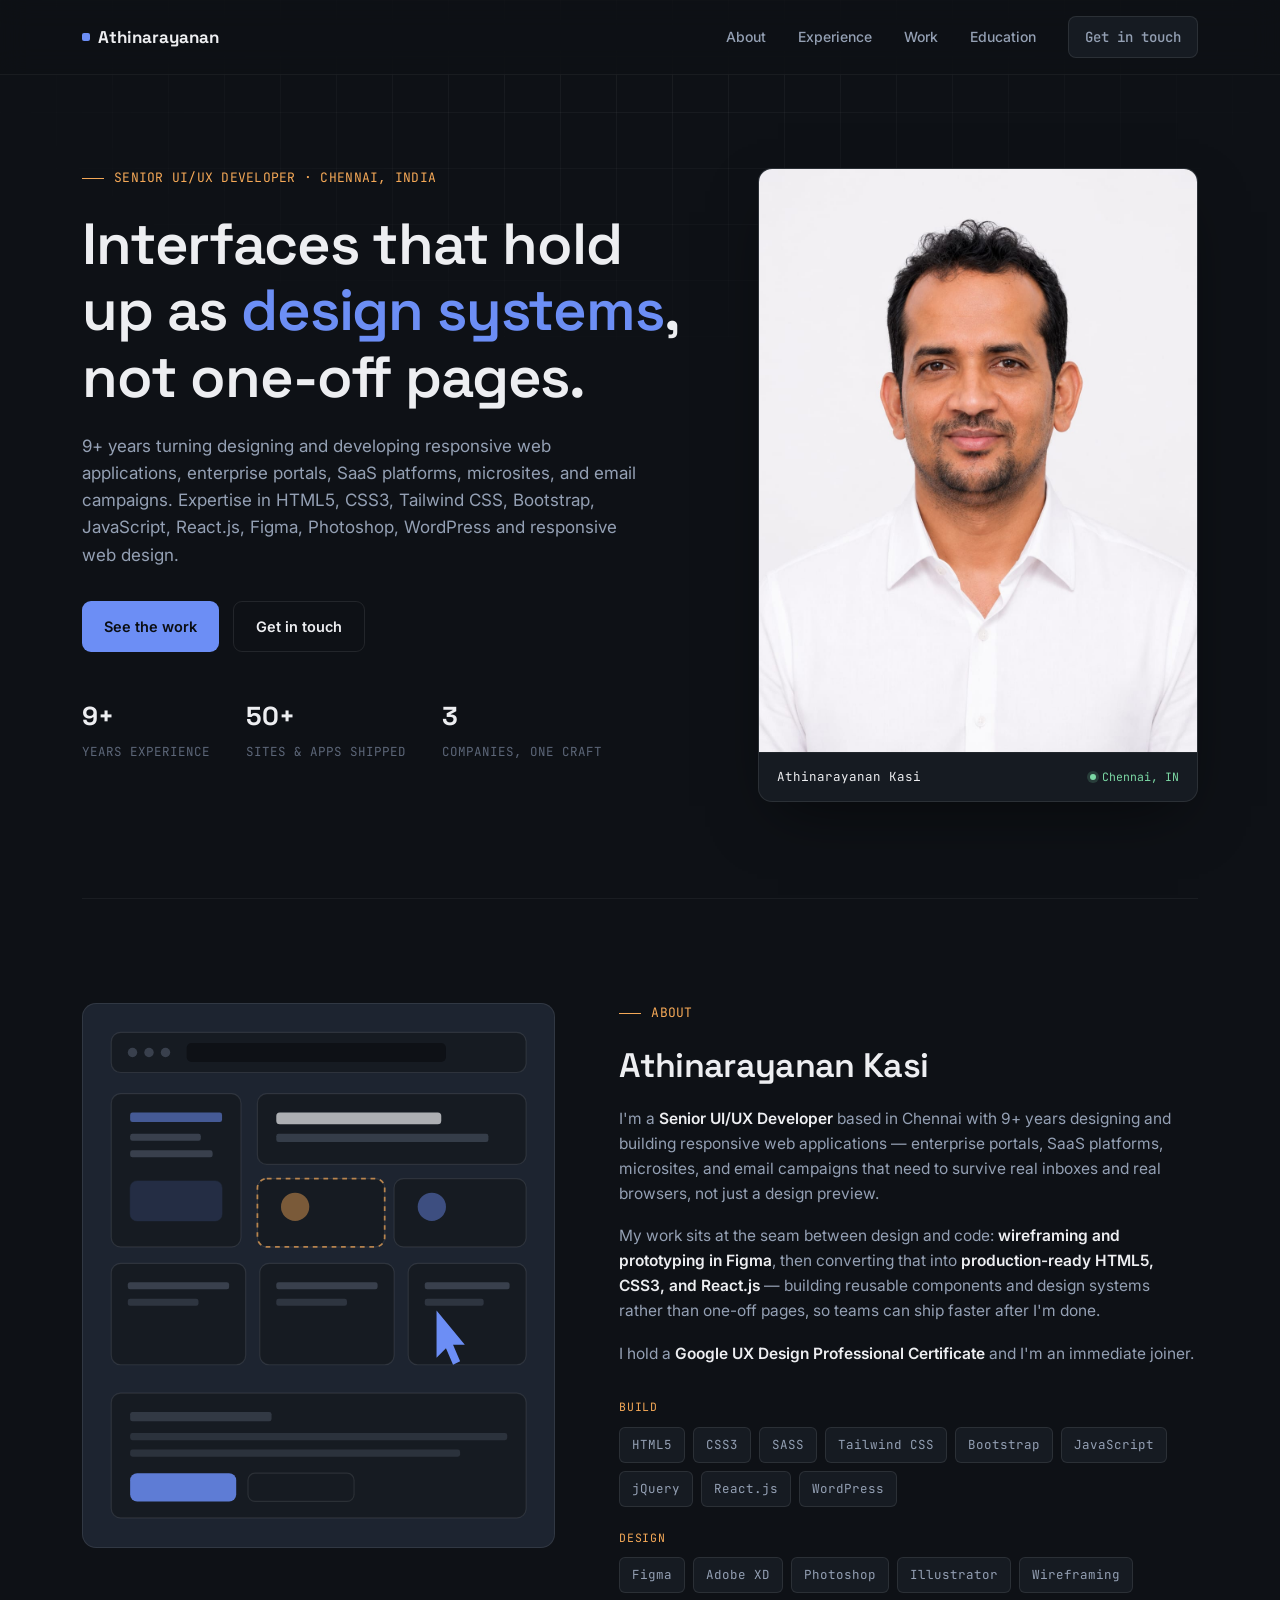
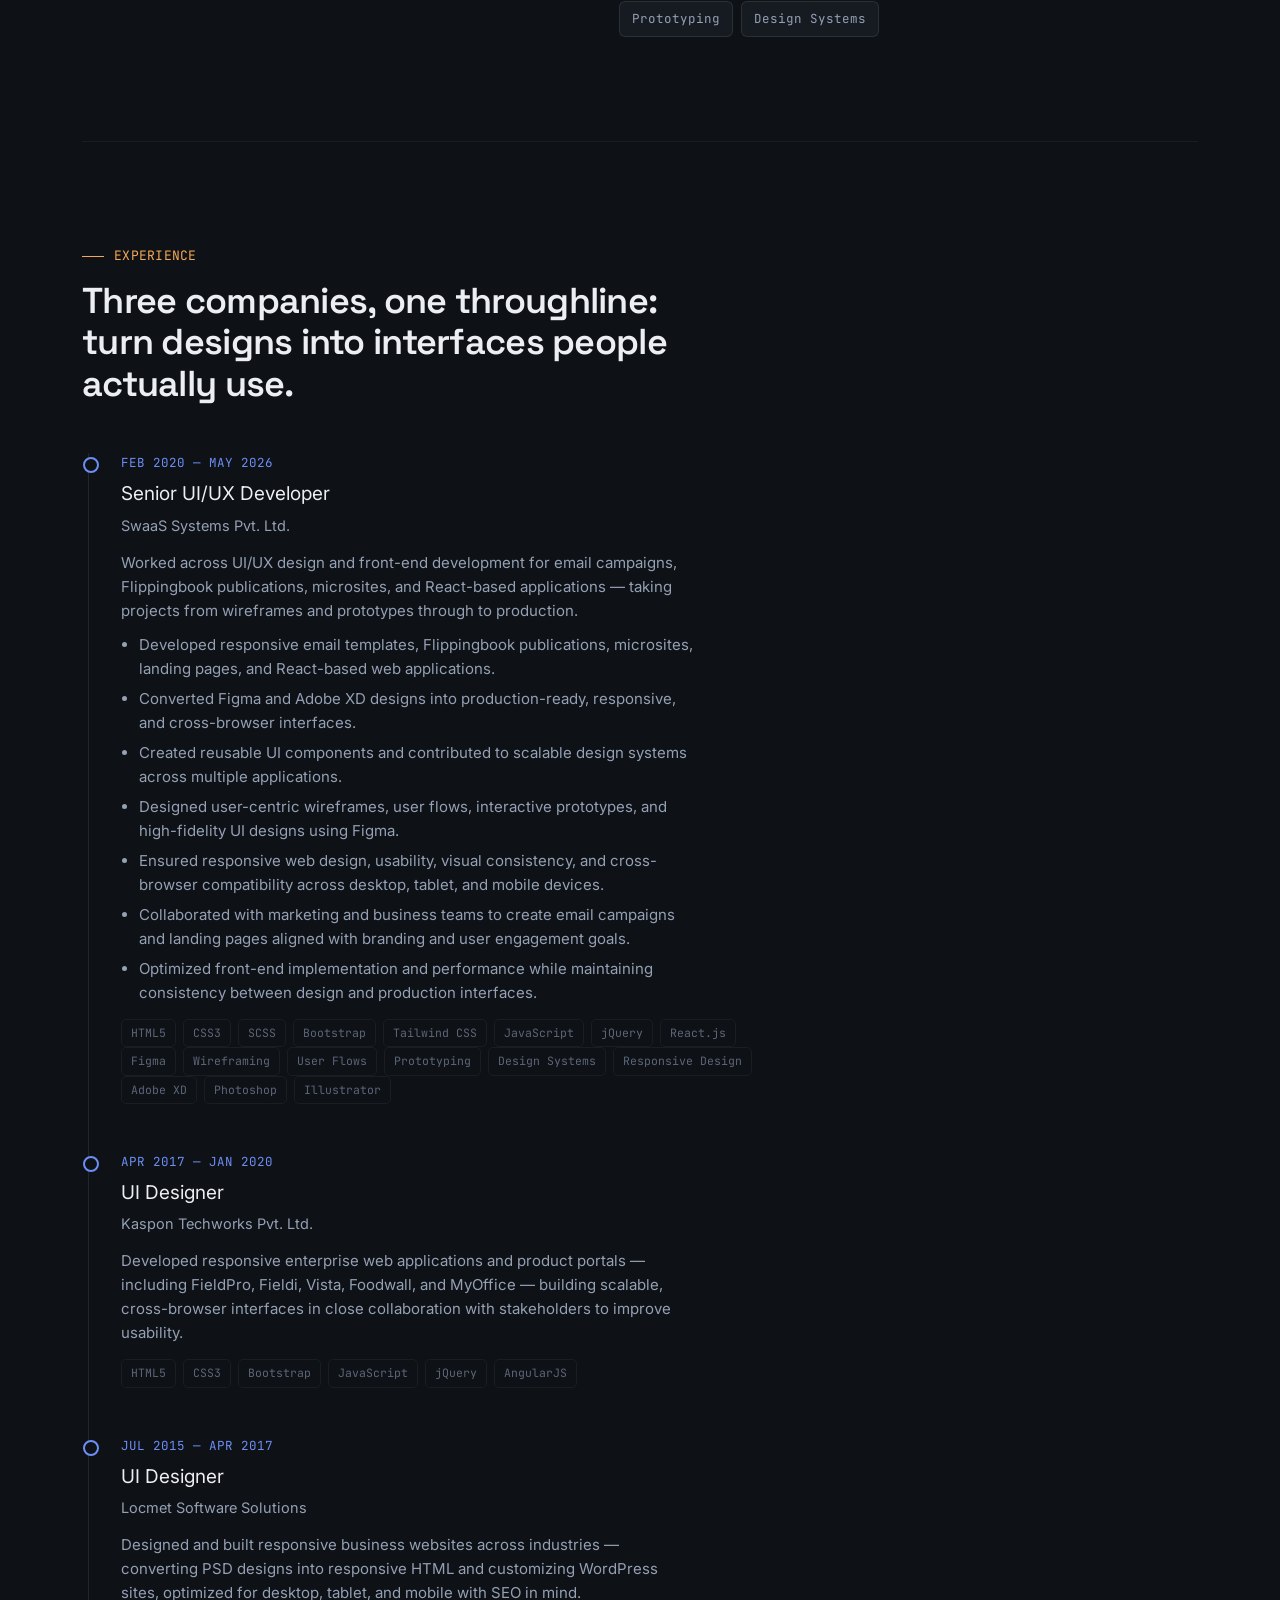
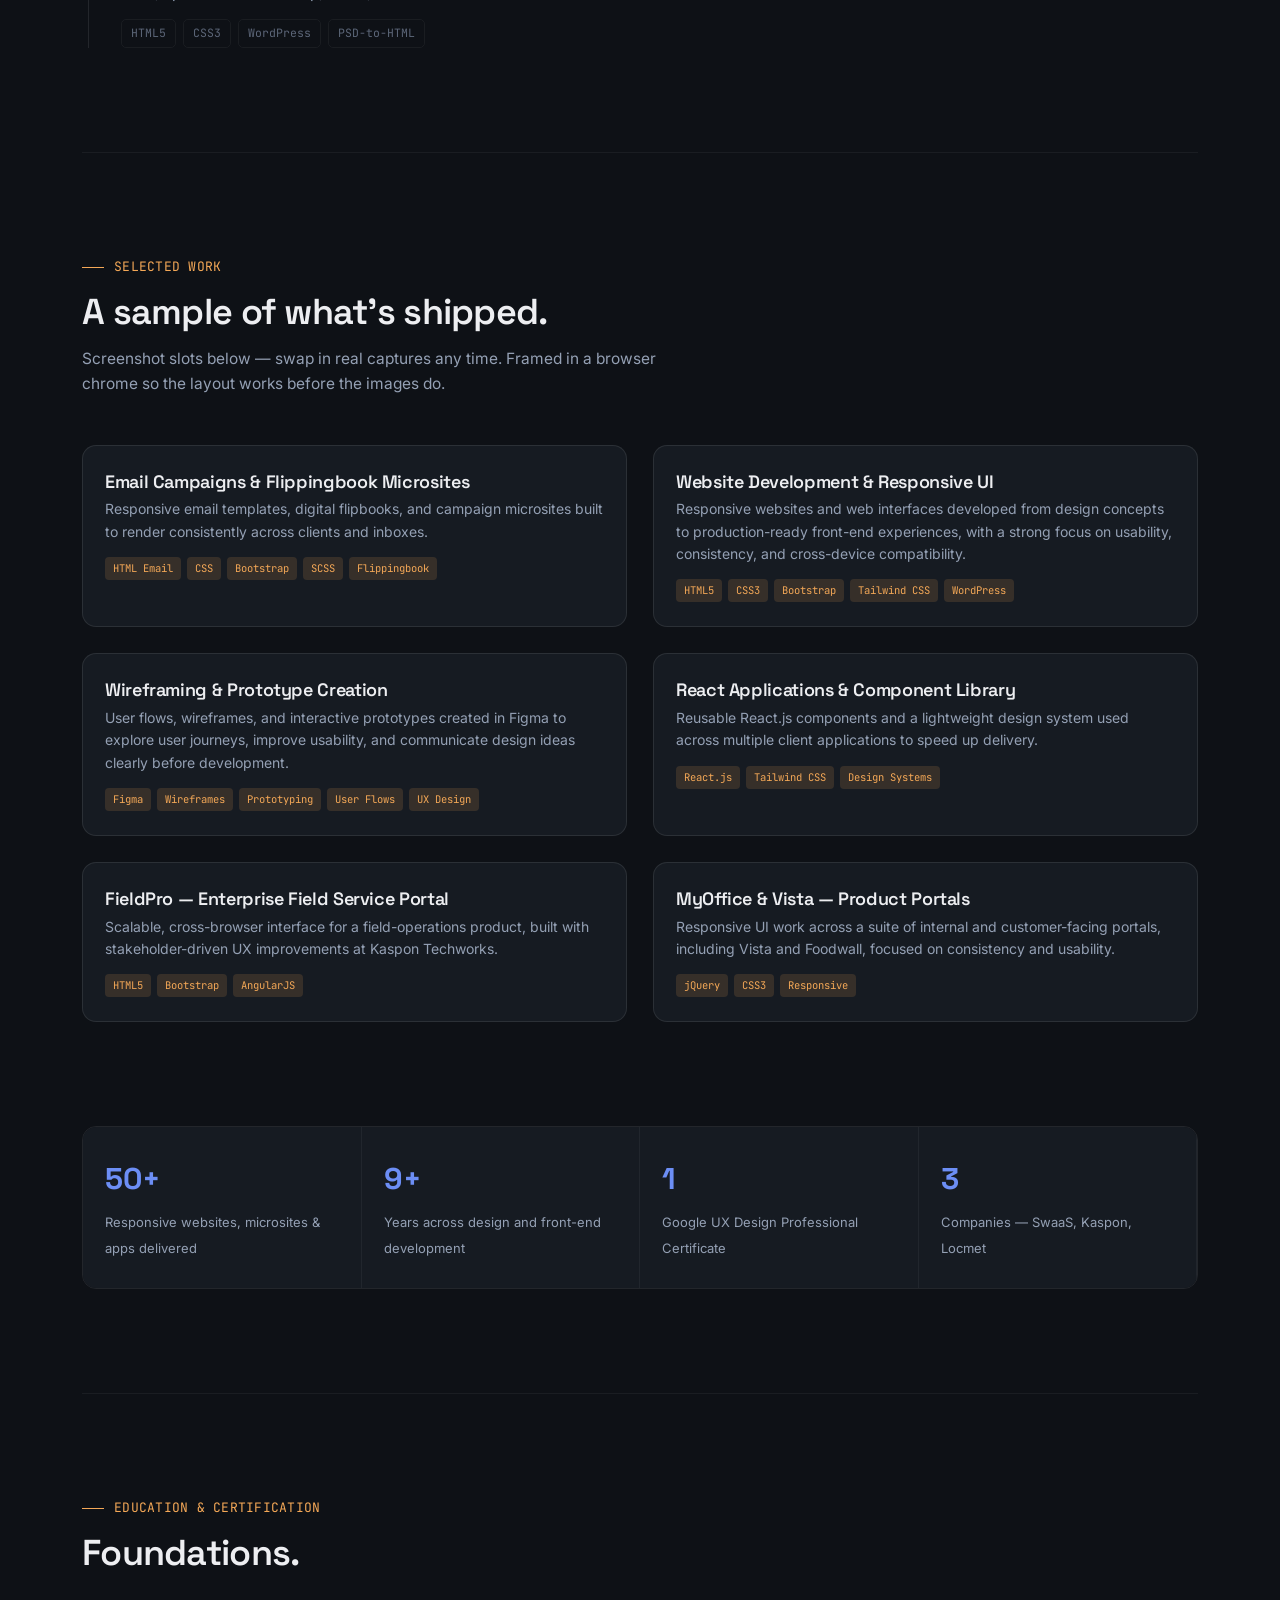
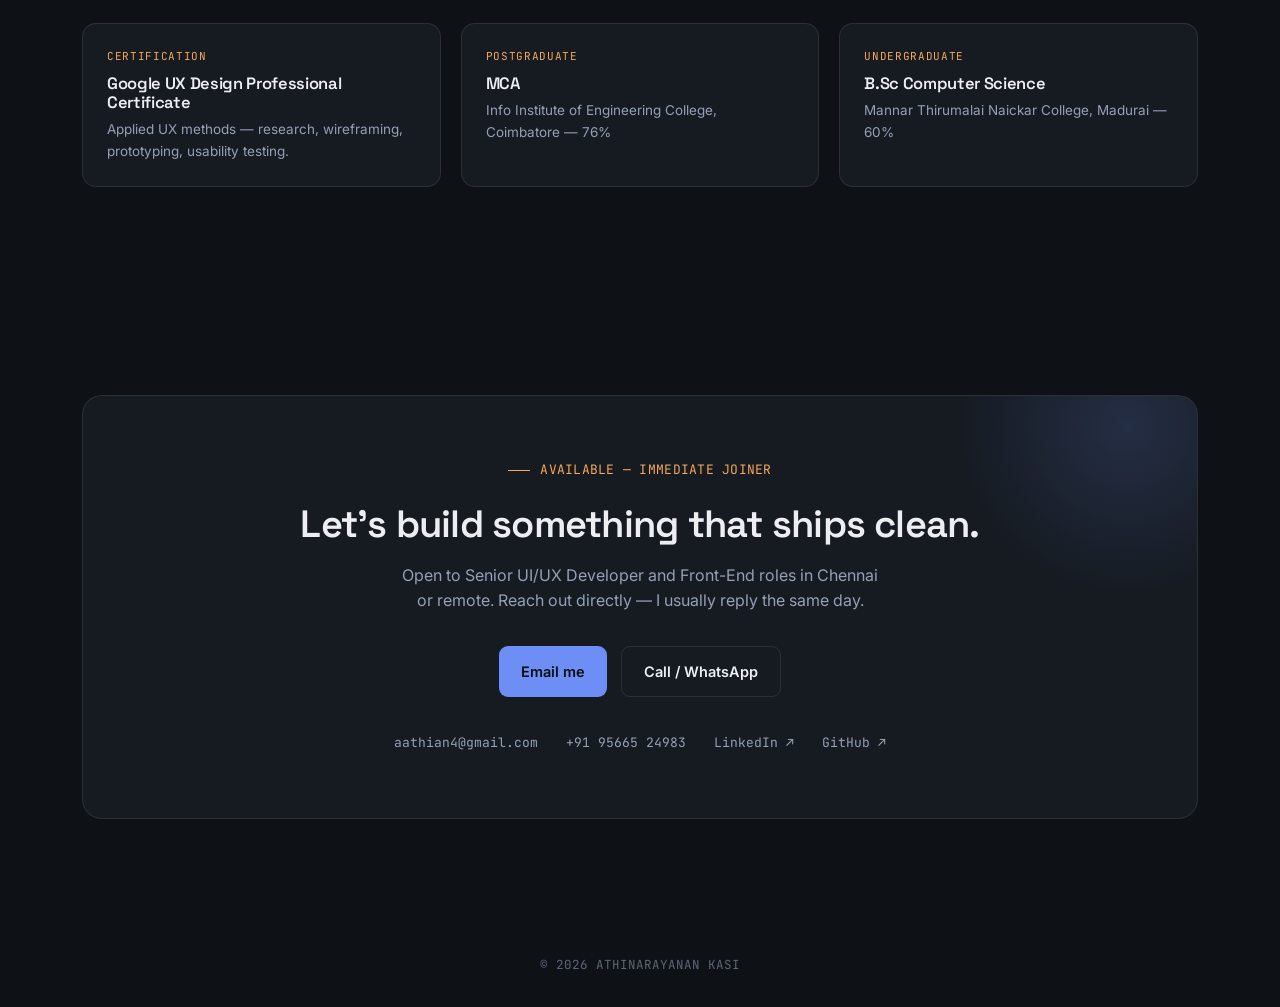
<file: index.html>
<!DOCTYPE html>
<html lang="en">
<head>
<meta charset="UTF-8">
<meta name="viewport" content="width=device-width, initial-scale=1.0">
<title>Athinarayanan Kasi — Senior UI/UX Developer</title>
<meta name="description" content="Athinarayanan Kasi, Senior UI/UX Developer & Front-End Developer, Chennai. 9+ years building responsive interfaces, design systems, and React applications.">
<link rel="preconnect" href="https://fonts.googleapis.com">
<link rel="preconnect" href="https://fonts.gstatic.com" crossorigin>
<link href="https://fonts.googleapis.com/css2?family=Space+Grotesk:wght@400;500;600;700&family=Inter:wght@400;500;600;700&family=JetBrains+Mono:wght@400;500;600&display=swap" rel="stylesheet">
<link href="css/styles.css"  rel="stylesheet">
</head>
<body>

<header class="nav">
  <div class="nav-inner">
    <a href="#top" class="nav-logo"><span class="dot"></span>Athinarayanan</a>
    <nav class="nav-links" id="navLinks">
      <a href="#about">About</a>
      <a href="#experience">Experience</a>
      <a href="#work">Work</a>
      <a href="#education">Education</a>
      <a href="#contact" class="nav-cta">Get in touch</a>
    </nav>
    <button class="nav-toggle" id="navToggle" aria-label="Toggle menu" aria-expanded="false">
      <svg width="22" height="22" viewBox="0 0 24 24" fill="none" stroke="currentColor" stroke-width="2"><line x1="3" y1="6" x2="21" y2="6"/><line x1="3" y1="12" x2="21" y2="12"/><line x1="3" y1="18" x2="21" y2="18"/></svg>
    </button>
  </div>
</header>

<main id="top">

  <!-- HERO -->
  <section class="hero">
    <div class="wrap hero-grid">
      <div>
        <div class="eyebrow">SENIOR UI/UX DEVELOPER · CHENNAI, INDIA</div>
        <h1>Interfaces that hold up as <span class="accent">design systems</span>, not one-off pages.</h1>
        <p class="lede">9+ years turning designing and developing responsive web applications, enterprise portals, SaaS platforms, microsites, and email campaigns. Expertise in HTML5, CSS3, Tailwind CSS, Bootstrap, JavaScript, React.js, Figma, Photoshop, WordPress and responsive web design.</p>
        <div class="hero-actions">
          <a href="#work" class="btn btn-primary">See the work</a>
          <a href="#contact" class="btn btn-ghost">Get in touch</a>
        </div>
        <div class="stat-row">
          <div class="stat"><b>9+</b><span>YEARS EXPERIENCE</span></div>
          <div class="stat"><b>50+</b><span>SITES &amp; APPS SHIPPED</span></div>
          <div class="stat"><b>3</b><span>COMPANIES, ONE CRAFT</span></div>
        </div>
      </div>

      <div class="hero-photo reveal">
        <div class="hero-photo-frame">
          <div class="ph-icon">
            <img src="img/athinarayanan.jpeg" />
          </div>
        </div>
        <div class="hero-photo-caption">
          <span>Athinarayanan Kasi</span>
          <span class="live">Chennai, IN</span>
        </div>
      </div>
    </div>
  </section>

  <div class="wrap"><div class="divider"></div></div>

  <!-- ABOUT -->
  <section class="pad" id="about">
    <div class="wrap">
      <div class="about-grid">
        <div class="reveal">
          <div class="about-graphic">
            <svg viewBox="0 0 400 460" xmlns="http://www.w3.org/2000/svg" width="100%" height="100%">
              <rect x="0" y="0" width="400" height="460" rx="14" fill="var(--bg-panel-alt)"/>
              <!-- browser chrome -->
              <rect x="24" y="24" width="352" height="34" rx="8" fill="var(--bg-panel)" stroke="var(--border)"/>
              <circle cx="42" cy="41" r="4" fill="var(--text-faint)" opacity="0.5"/>
              <circle cx="56" cy="41" r="4" fill="var(--text-faint)" opacity="0.5"/>
              <circle cx="70" cy="41" r="4" fill="var(--text-faint)" opacity="0.5"/>
              <rect x="88" y="33" width="220" height="16" rx="4" fill="var(--bg-deep)"/>
              <!-- wireframe layout -->
              <rect x="24" y="76" width="110" height="130" rx="8" fill="var(--bg-panel)" stroke="var(--border)"/>
              <rect x="40" y="92" width="78" height="8" rx="2" fill="var(--accent-indigo)" opacity="0.55"/>
              <rect x="40" y="110" width="60" height="6" rx="2" fill="var(--text-faint)" opacity="0.5"/>
              <rect x="40" y="124" width="70" height="6" rx="2" fill="var(--text-faint)" opacity="0.5"/>
              <rect x="40" y="150" width="78" height="34" rx="6" fill="var(--accent-indigo)" opacity="0.16" stroke="var(--accent-indigo)" stroke-opacity="0.4"/>
              <rect x="148" y="76" width="228" height="60" rx="8" fill="var(--bg-panel)" stroke="var(--border)"/>
              <rect x="164" y="92" width="140" height="10" rx="3" fill="var(--text-primary)" opacity="0.7"/>
              <rect x="164" y="110" width="180" height="7" rx="2" fill="var(--text-faint)" opacity="0.45"/>
              <rect x="148" y="148" width="108" height="58" rx="8" fill="var(--bg-panel)" stroke="var(--border)"/>
              <rect x="264" y="148" width="112" height="58" rx="8" fill="var(--bg-panel)" stroke="var(--border)"/>
              <circle cx="180" cy="172" r="12" fill="var(--accent-amber)" opacity="0.45"/>
              <circle cx="296" cy="172" r="12" fill="var(--accent-indigo)" opacity="0.45"/>
              <!-- cards row -->
              <rect x="24" y="220" width="114" height="86" rx="8" fill="var(--bg-panel)" stroke="var(--border)"/>
              <rect x="150" y="220" width="114" height="86" rx="8" fill="var(--bg-panel)" stroke="var(--border)"/>
              <rect x="276" y="220" width="100" height="86" rx="8" fill="var(--bg-panel)" stroke="var(--border)"/>
              <rect x="38" y="236" width="86" height="6" rx="2" fill="var(--text-faint)" opacity="0.5"/>
              <rect x="38" y="250" width="60" height="6" rx="2" fill="var(--text-faint)" opacity="0.35"/>
              <rect x="164" y="236" width="86" height="6" rx="2" fill="var(--text-faint)" opacity="0.5"/>
              <rect x="164" y="250" width="60" height="6" rx="2" fill="var(--text-faint)" opacity="0.35"/>
              <rect x="290" y="236" width="72" height="6" rx="2" fill="var(--text-faint)" opacity="0.5"/>
              <rect x="290" y="250" width="50" height="6" rx="2" fill="var(--text-faint)" opacity="0.35"/>
              <!-- cursor -->
              <path d="M300 260 L300 300 L308 292 L314 306 L320 303 L314 289 L324 289 Z" fill="var(--accent-indigo)"/>
              <!-- annotation dashed frame -->
              <rect x="148" y="148" width="108" height="58" rx="8" fill="none" stroke="var(--accent-amber)" stroke-dasharray="4 4" stroke-width="1.5" opacity="0.7"/>
              <!-- footer strip -->
              <rect x="24" y="330" width="352" height="106" rx="8" fill="var(--bg-panel)" stroke="var(--border)"/>
              <rect x="40" y="346" width="120" height="8" rx="2" fill="var(--text-faint)" opacity="0.4"/>
              <rect x="40" y="364" width="320" height="6" rx="2" fill="var(--text-faint)" opacity="0.3"/>
              <rect x="40" y="378" width="280" height="6" rx="2" fill="var(--text-faint)" opacity="0.3"/>
              <rect x="40" y="398" width="90" height="24" rx="6" fill="var(--accent-indigo)" opacity="0.85"/>
              <rect x="140" y="398" width="90" height="24" rx="6" fill="none" stroke="var(--border)"/>
            </svg>
          </div>
        </div>
        <div>
          <div class="eyebrow">ABOUT</div>
          <h2 style="font-size:clamp(26px,3.4vw,34px); margin-bottom:22px;">Athinarayanan Kasi</h2>
          <div class="about-body">
            <p>I'm a <strong>Senior UI/UX Developer</strong> based in Chennai with 9+ years designing and building responsive web applications — enterprise portals, SaaS platforms, microsites, and email campaigns that need to survive real inboxes and real browsers, not just a design preview.</p>
            <p>My work sits at the seam between design and code: <strong>wireframing and prototyping in Figma</strong>, then converting that into <strong>production-ready HTML5, CSS3, and React.js</strong> — building reusable components and design systems rather than one-off pages, so teams can ship faster after I'm done.</p>
            <p>I hold a <strong>Google UX Design Professional Certificate</strong> and I'm an immediate joiner.</p>
          </div>
          <div class="skill-groups">
            <div>
              <div class="skill-group-label">Build</div>
              <div class="tag-row">
                <span class="tag">HTML5</span><span class="tag">CSS3</span><span class="tag">SASS</span>
                <span class="tag">Tailwind CSS</span><span class="tag">Bootstrap</span>
                <span class="tag">JavaScript</span><span class="tag">jQuery</span><span class="tag">React.js</span>
                <span class="tag">WordPress</span>
              </div>
            </div>
            <div>
              <div class="skill-group-label">Design</div>
              <div class="tag-row">
                <span class="tag">Figma</span><span class="tag">Adobe XD</span><span class="tag">Photoshop</span>
                <span class="tag">Illustrator</span><span class="tag">Wireframing</span>
                <span class="tag">Prototyping</span><span class="tag">Design Systems</span>
              </div>
            </div>
          </div>
        </div>
      </div>
    </div>
  </section>

  <div class="wrap"><div class="divider"></div></div>

  <!-- EXPERIENCE -->
  <section class="pad" id="experience">
    <div class="wrap">
      <div class="section-head reveal">
        <div class="eyebrow">EXPERIENCE</div>
        <h2>Three companies, one throughline: turn designs into interfaces people actually use.</h2>
      </div>

      <div class="timeline">
      <div class="tl-item reveal">

  <div class="tl-date">FEB 2020 — MAY 2026</div>

  <div class="tl-role">Senior UI/UX Developer</div>

  <div class="tl-company">SwaaS Systems Pvt. Ltd.</div>

  <div class="tl-desc">

    <p style="margin-bottom:10px;">
      Worked across UI/UX design and front-end development for email campaigns,
      Flippingbook publications, microsites, and React-based applications —
      taking projects from wireframes and prototypes through to production.
    </p>

    <ul>
      <li>
        Developed responsive email templates, Flippingbook publications,
        microsites, landing pages, and React-based web applications.
      </li>

      <li>
        Converted Figma and Adobe XD designs into production-ready,
        responsive, and cross-browser interfaces.
      </li>

      <li>
        Created reusable UI components and contributed to scalable
        design systems across multiple applications.
      </li>

      <li>
        Designed user-centric wireframes, user flows, interactive prototypes,
        and high-fidelity UI designs using Figma.
      </li>

      <li>
        Ensured responsive web design, usability, visual consistency, and
        cross-browser compatibility across desktop, tablet, and mobile devices.
      </li>

      <li>
        Collaborated with marketing and business teams to create email
        campaigns and landing pages aligned with branding and user engagement goals.
      </li>

      <li>
        Optimized front-end implementation and performance while maintaining
        consistency between design and production interfaces.
      </li>
    </ul>

  </div>

  <!-- Development Technologies -->
  <div class="tl-stack">
    <span>HTML5</span>
    <span>CSS3</span>
    <span>SCSS</span>
    <span>Bootstrap</span>
    <span>Tailwind CSS</span>
    <span>JavaScript</span>
    <span>jQuery</span>
    <span>React.js</span>
  </div>

  <!-- UI/UX Skills -->
  <div class="tl-stack">
    <span>Figma</span>
    <span>Wireframing</span>
    <span>User Flows</span>
    <span>Prototyping</span>
    <span>Design Systems</span>
    <span>Responsive Design</span>
  </div>

  <!-- Design Tools -->
  <div class="tl-stack">
    <span>Adobe XD</span>
    <span>Photoshop</span>
    <span>Illustrator</span>
  </div>

</div>

        <div class="tl-item reveal">
          <div class="tl-date">APR 2017 — JAN 2020</div>
          <div class="tl-role">UI Designer</div>
          <div class="tl-company">Kaspon Techworks Pvt. Ltd.</div>
          <div class="tl-desc">
            <p>Developed responsive enterprise web applications and product portals — including FieldPro, Fieldi, Vista, Foodwall, and MyOffice — building scalable, cross-browser interfaces in close collaboration with stakeholders to improve usability.</p>
          </div>
          <div class="tl-stack">
            <span>HTML5</span><span>CSS3</span><span>Bootstrap</span><span>JavaScript</span><span>jQuery</span><span>AngularJS</span>
          </div>
        </div>

        <div class="tl-item reveal">
          <div class="tl-date">JUL 2015 — APR 2017</div>
          <div class="tl-role">UI Designer</div>
          <div class="tl-company">Locmet Software Solutions</div>
          <div class="tl-desc">
            <p>Designed and built responsive business websites across industries — converting PSD designs into responsive HTML and customizing WordPress sites, optimized for desktop, tablet, and mobile with SEO in mind.</p>
          </div>
          <div class="tl-stack">
            <span>HTML5</span><span>CSS3</span><span>WordPress</span><span>PSD-to-HTML</span>
          </div>
        </div>
      </div>
    </div>
  </section>

  <div class="wrap"><div class="divider"></div></div>

  <!-- WORK / PROJECTS -->
  <section class="pad" id="work">
    <div class="wrap">
      <div class="section-head reveal">
        <div class="eyebrow">SELECTED WORK</div>
        <h2>A sample of what's shipped.</h2>
        <p>Screenshot slots below — swap in real captures any time. Framed in a browser chrome so the layout works before the images do.</p>
      </div>

      <div class="project-grid">

          <div class="project-card reveal">
          <div class="project-body">
            <h3>Email Campaigns &amp; Flippingbook Microsites</h3>
            <p>Responsive email templates, digital flipbooks, and campaign microsites built to render consistently across clients and inboxes.</p>
            <div class="project-tags"><span>HTML Email</span><span>CSS</span><span>Bootstrap</span><span>SCSS</span><span>Flippingbook</span></div>
          </div>
        </div>

        <div class="project-card reveal">
  <div class="project-body">
    <h3>Website Development &amp; Responsive UI</h3>
    <p>
      Responsive websites and web interfaces developed from design concepts to
      production-ready front-end experiences, with a strong focus on usability,
      consistency, and cross-device compatibility.
    </p>
    <div class="project-tags">
      <span>HTML5</span>
      <span>CSS3</span>
      <span>Bootstrap</span>
      <span>Tailwind CSS</span>
      <span>WordPress</span>
    </div>
  </div>
</div>

<div class="project-card reveal">
  <div class="project-body">
    <h3>Wireframing &amp; Prototype Creation</h3>
    <p>
      User flows, wireframes, and interactive prototypes created in Figma to
      explore user journeys, improve usability, and communicate design ideas
      clearly before development.
    </p>
    <div class="project-tags">
      <span>Figma</span>
      <span>Wireframes</span>
      <span>Prototyping</span>
      <span>User Flows</span>
      <span>UX Design</span>
    </div>
  </div>
</div>

        <div class="project-card reveal">
          <div class="project-body">
            <h3>React Applications &amp; Component Library</h3>
            <p>Reusable React.js components and a lightweight design system used across multiple client applications to speed up delivery.</p>
            <div class="project-tags"><span>React.js</span><span>Tailwind CSS</span><span>Design Systems</span></div>
          </div>
        </div>

        <div class="project-card reveal">
          <div class="project-body">
            <h3>FieldPro — Enterprise Field Service Portal</h3>
            <p>Scalable, cross-browser interface for a field-operations product, built with stakeholder-driven UX improvements at Kaspon Techworks.</p>
            <div class="project-tags"><span>HTML5</span><span>Bootstrap</span><span>AngularJS</span></div>
          </div>
        </div>

        <div class="project-card reveal">
          <div class="project-body">
            <h3>MyOffice &amp; Vista — Product Portals</h3>
            <p>Responsive UI work across a suite of internal and customer-facing portals, including Vista and Foodwall, focused on consistency and usability.</p>
            <div class="project-tags"><span>jQuery</span><span>CSS3</span><span>Responsive</span></div>
          </div>
        </div>

      

      </div>
    </div>
  </section>

  <!-- ACHIEVEMENTS -->
  <section class="pad" style="padding-top:0;">
    <div class="wrap reveal">
      <div class="achieve-strip">
        <div class="achieve-cell"><b>50+</b><span>Responsive websites, microsites &amp; apps delivered</span></div>
        <div class="achieve-cell"><b>9+</b><span>Years across design and front-end development</span></div>
        <div class="achieve-cell"><b>1</b><span>Google UX Design Professional Certificate</span></div>
        <div class="achieve-cell"><b>3</b><span>Companies — SwaaS, Kaspon, Locmet</span></div>
      </div>
    </div>
  </section>

  <div class="wrap"><div class="divider"></div></div>

  <!-- EDUCATION -->
  <section class="pad" id="education">
    <div class="wrap">
      <div class="section-head reveal">
        <div class="eyebrow">EDUCATION &amp; CERTIFICATION</div>
        <h2>Foundations.</h2>
      </div>
      <div class="edu-grid">
        <div class="edu-card reveal">
          <span class="edu-tag">Certification</span>
          <h4>Google UX Design Professional Certificate</h4>
          <p>Applied UX methods — research, wireframing, prototyping, usability testing.</p>
        </div>
        <div class="edu-card reveal">
          <span class="edu-tag">Postgraduate</span>
          <h4>MCA</h4>
          <p>Info Institute of Engineering College, Coimbatore — 76%</p>
        </div>
        <div class="edu-card reveal">
          <span class="edu-tag">Undergraduate</span>
          <h4>B.Sc Computer Science</h4>
          <p>Mannar Thirumalai Naickar College, Madurai — 60%</p>
        </div>
      </div>
    </div>
  </section>

  <!-- CONTACT -->
  <section class="pad" id="contact">
    <div class="wrap">
      <div class="contact-panel reveal">
        <div class="eyebrow" style="justify-content:center;">AVAILABLE — IMMEDIATE JOINER</div>
        <h2>Let's build something that ships clean.</h2>
        <p>Open to Senior UI/UX Developer and Front-End roles in Chennai or remote. Reach out directly — I usually reply the same day.</p>
        <div class="contact-actions">
          <a href="mailto:aathian4@gmail.com" class="btn btn-primary">Email me</a>
          <a href="tel:+919566524983" class="btn btn-ghost">Call / WhatsApp</a>
        </div>
        <div class="contact-links">
          <a href="mailto:aathian4@gmail.com">aathian4@gmail.com</a>
          <a href="tel:+919566524983">+91 95665 24983</a>
          <a href="https://www.linkedin.com/in/aathinarayanan" target="_blank" rel="noopener">LinkedIn ↗</a>
          <a href="https://github.com/athi-frontend" target="_blank" rel="noopener">GitHub ↗</a>
        </div>
      </div>
    </div>
  </section>

</main>

<footer>
  <p>© 2026 ATHINARAYANAN KASI </p>
</footer>

<script>
  // Mobile nav toggle
  const navToggle = document.getElementById('navToggle');
  const navLinks = document.getElementById('navLinks');
  navToggle.addEventListener('click', () => {
    const isOpen = navLinks.classList.toggle('open');
    navToggle.setAttribute('aria-expanded', isOpen);
  });
  navLinks.querySelectorAll('a').forEach(a => a.addEventListener('click', () => {
    navLinks.classList.remove('open');
    navToggle.setAttribute('aria-expanded', 'false');
  }));

  // Scroll reveal
  const revealEls = document.querySelectorAll('.reveal');
  if ('IntersectionObserver' in window) {
    const io = new IntersectionObserver((entries) => {
      entries.forEach(entry => {
        if (entry.isIntersecting) {
          entry.target.classList.add('in');
          io.unobserve(entry.target);
        }
      });
    }, { threshold: 0.12, rootMargin: '0px 0px -40px 0px' });
    revealEls.forEach(el => io.observe(el));
  } else {
    revealEls.forEach(el => el.classList.add('in'));
  }
</script>

</body>
</html>
</file>
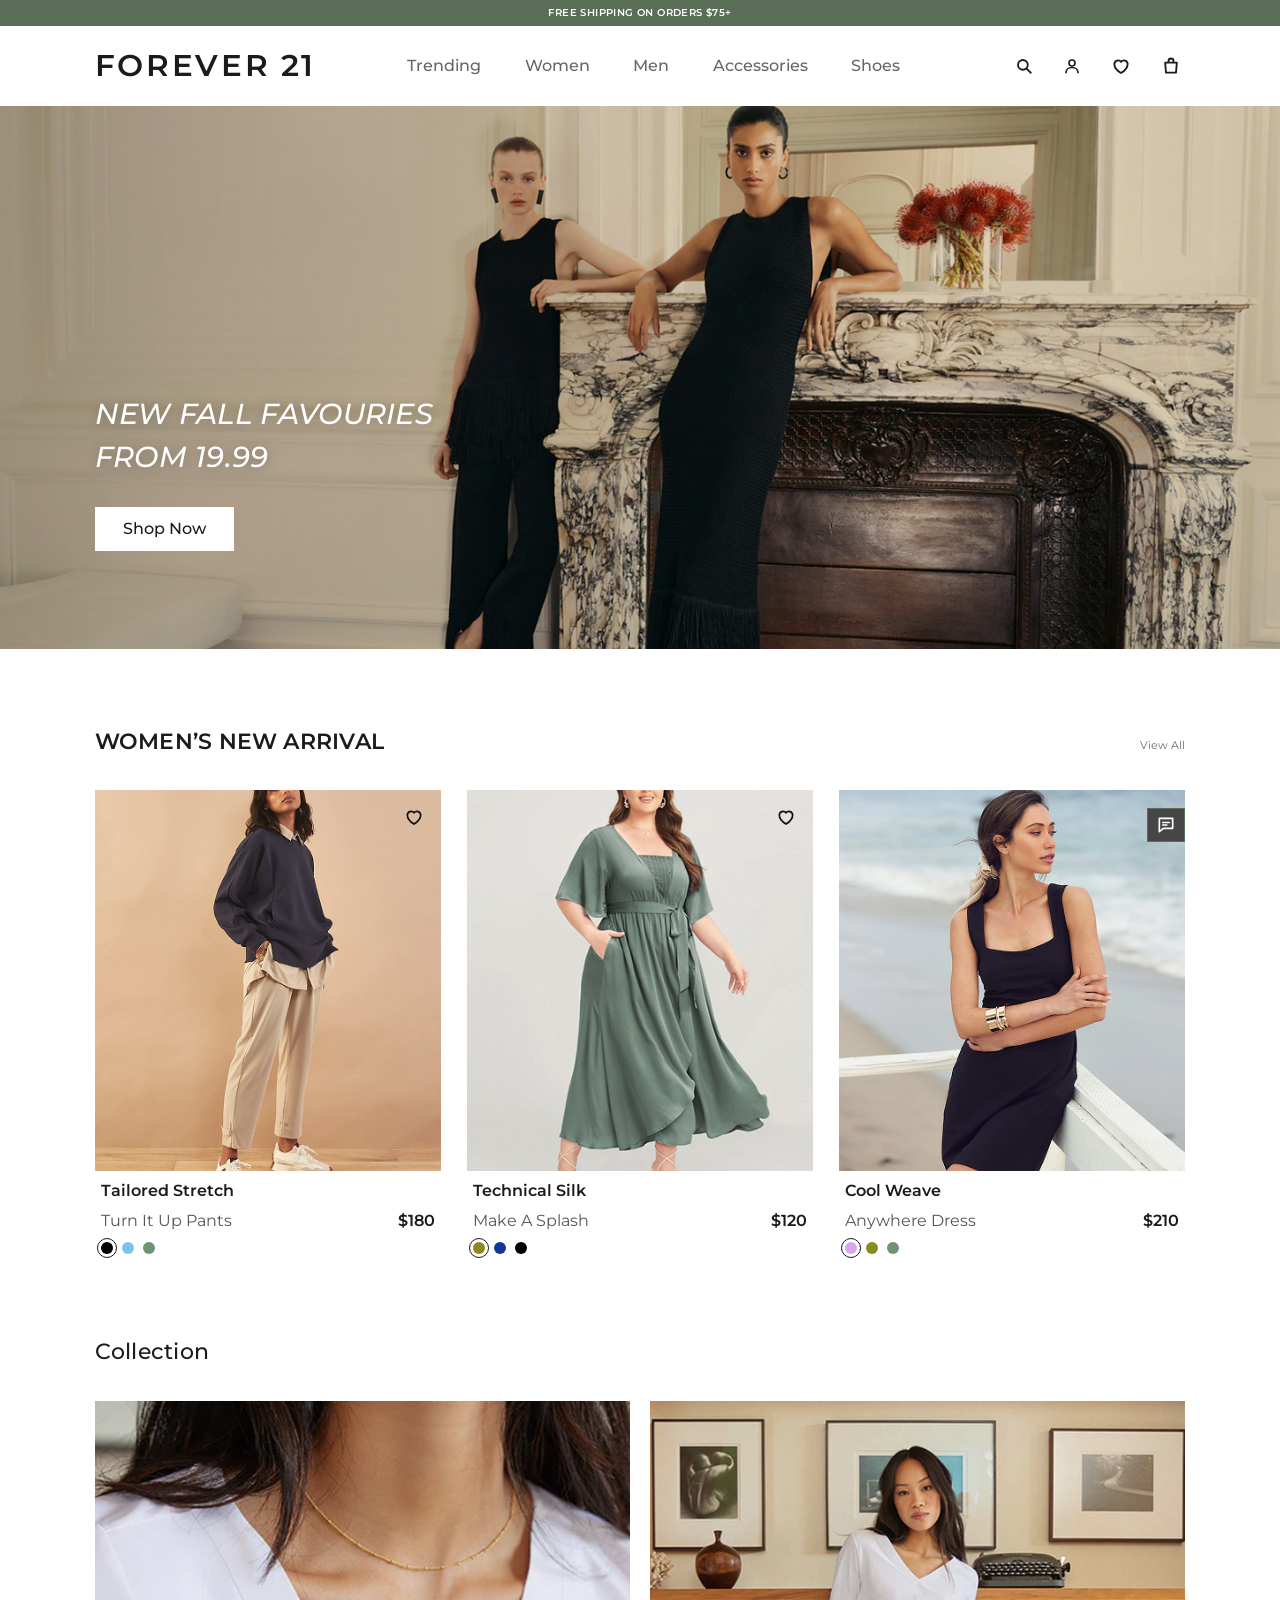
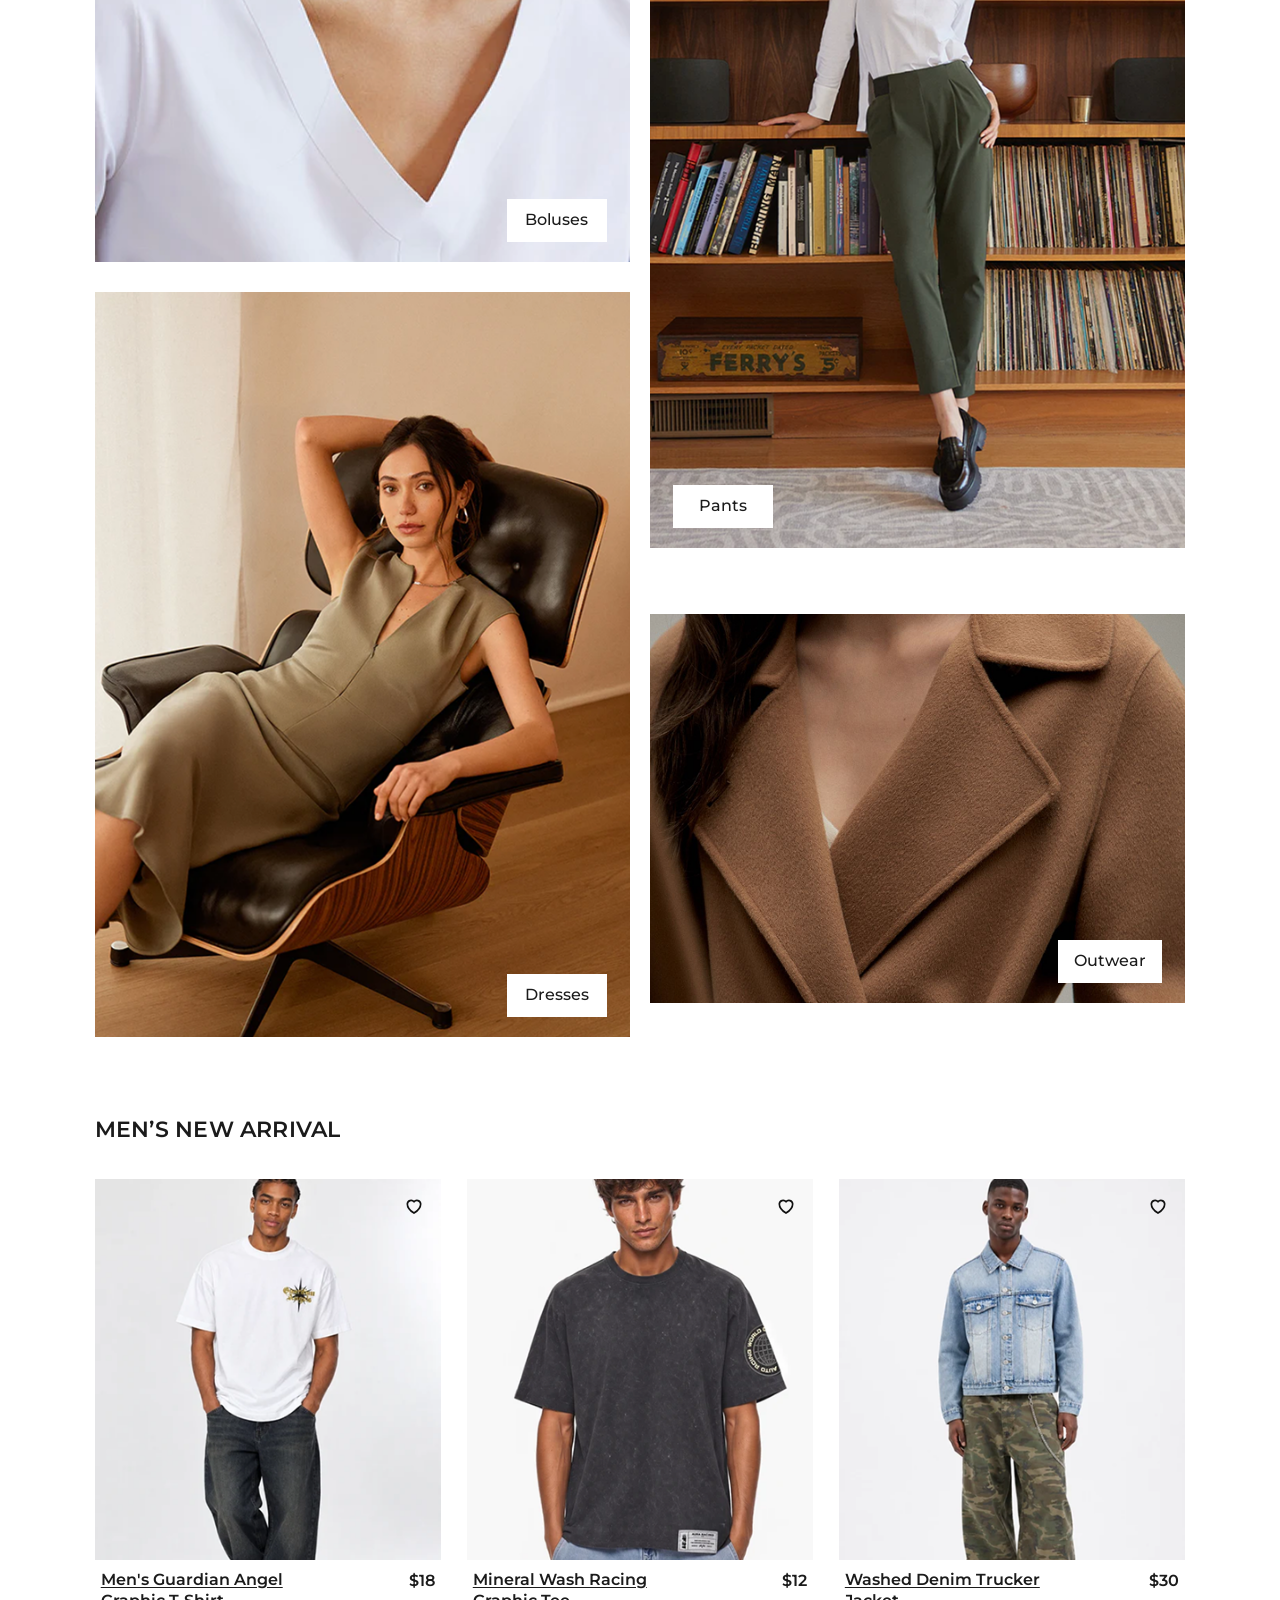
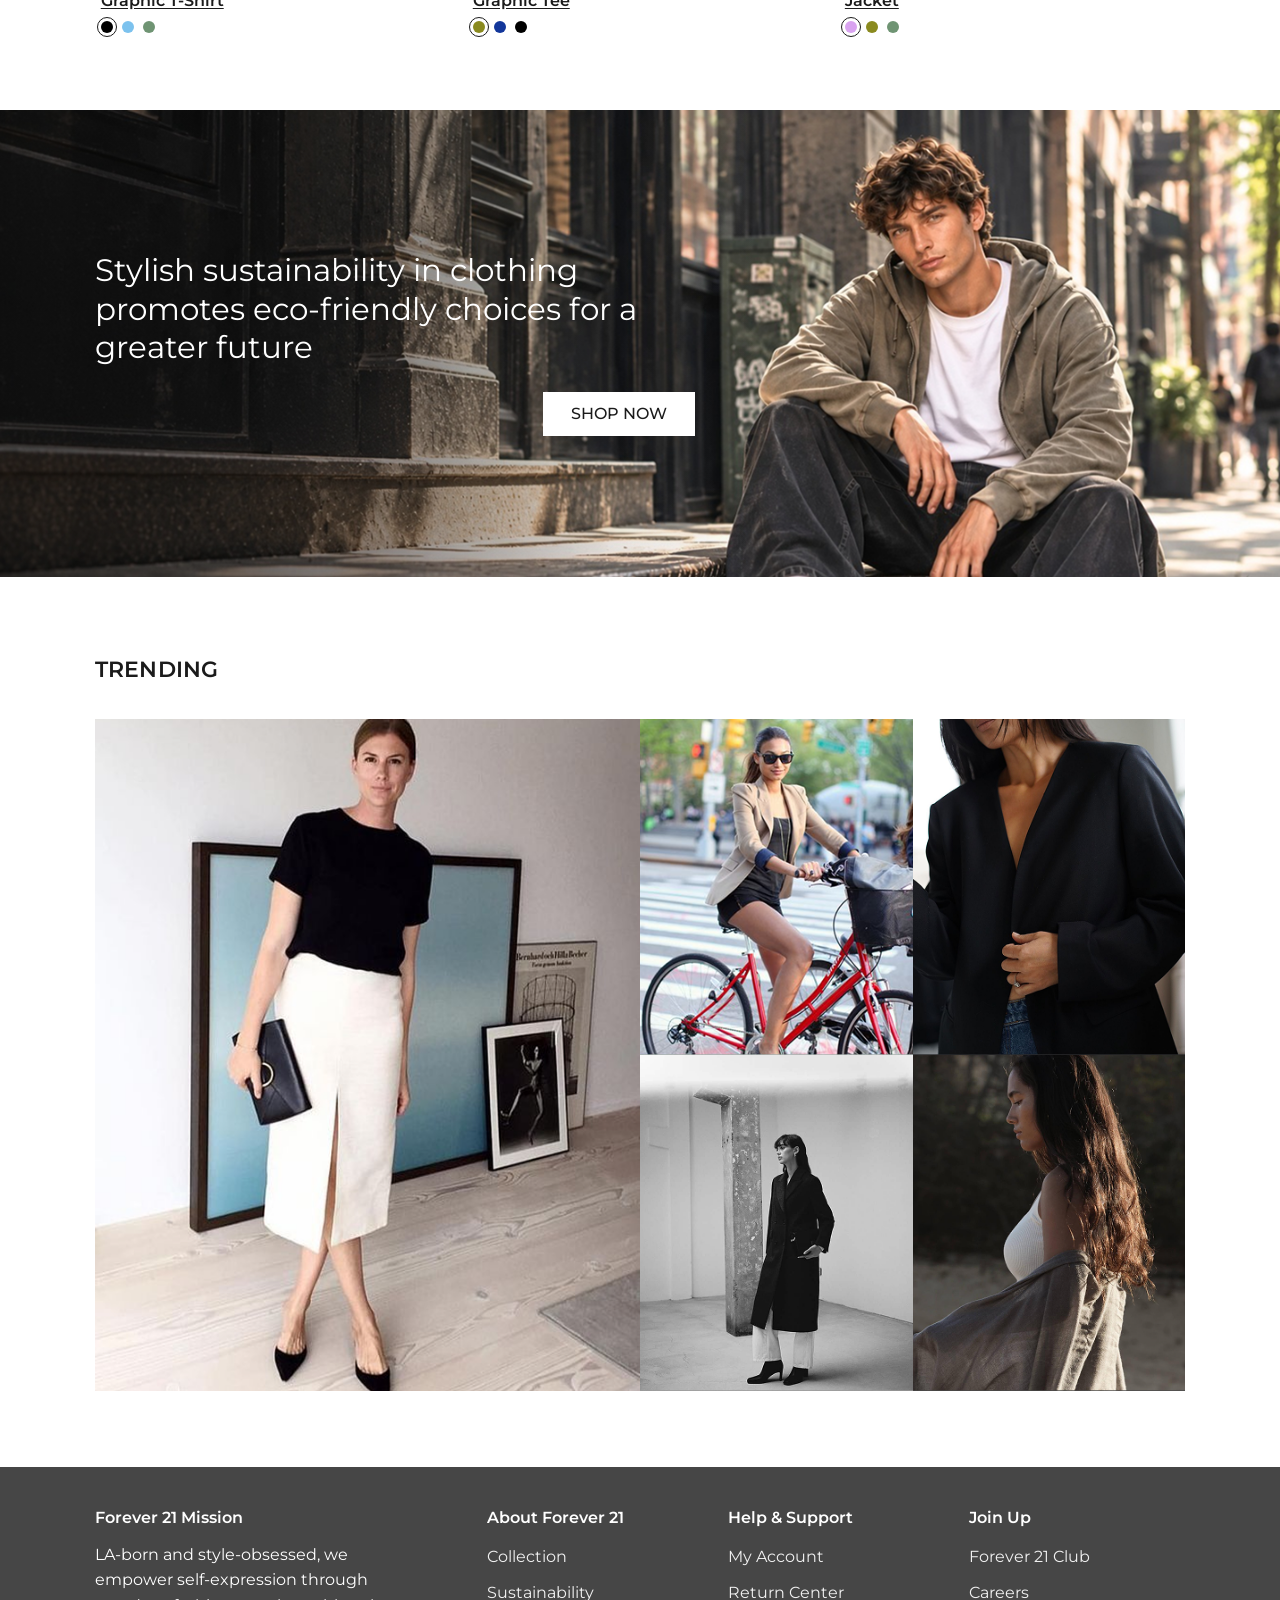
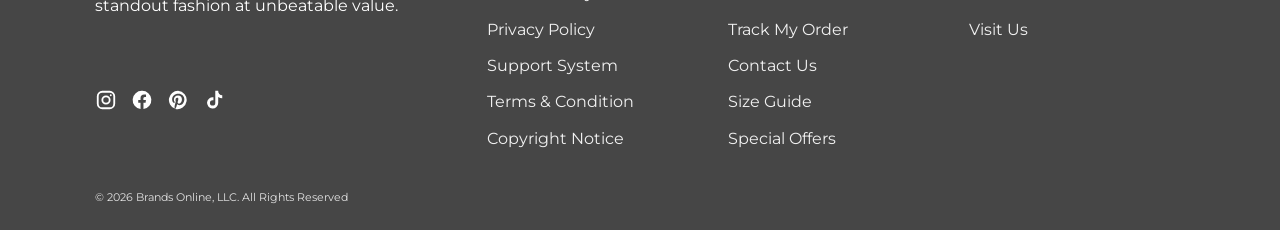
<file: innoppl-task/index.html>
<!DOCTYPE html> 
<html lang="en">
<head>
<meta charset="UTF-8">
<meta name="viewport" content="width=device-width, initial-scale=1">
<title>Forever 21 | Shop The Latest Trends & Must-Have Styles</title>
<meta name="description" content="Shop new arrivals for women and men. New fall favourites from 19.99.">
<link rel="preconnect" href="https://fonts.googleapis.com">
<link rel="preconnect" href="https://fonts.gstatic.com" crossorigin>
<link href="https://fonts.googleapis.com/css2?family=Montserrat:ital,wght@0,400;0,500;0,600;0,700;1,500;1,600&display=swap" rel="stylesheet">
<link rel="stylesheet" href="css/style.css">
</head>
<body>

<!-- ============ ANNOUNCEMENT BAR ============ -->
<div class="topbar">FREE SHIPPING ON ORDERS $75+</div>

<!-- ============ HEADER ============ -->
<header class="header" id="header">
  <div class="header__inner container">
    <button class="icon-btn menu-toggle" id="menuToggle" aria-label="Open menu" aria-expanded="false" aria-controls="mainNav">
      <svg viewBox="0 0 24 24" width="22" height="22" fill="none" stroke="currentColor" stroke-width="2" stroke-linecap="round"><path d="M3 6h18M3 12h18M3 18h18"/></svg>
    </button>
    <button class="icon-btn search-mobile" aria-label="Search">
      <svg viewBox="0 0 24 24" width="22" height="22" fill="none" stroke="currentColor" stroke-width="2.2" stroke-linecap="round"><circle cx="10.5" cy="10.5" r="6.5"/><path d="M15.5 15.5L21 21"/></svg>
    </button>

    <a href="#" class="logo" aria-label="Forever 21 home">FOREVER 21</a>

    <nav class="nav" id="mainNav" aria-label="Main">
      <a href="javascript:void(0);">Trending</a>
      <a href="javascript:void(0);">Women</a>
      <a href="javascript:void(0);">Men</a>
      <a href="javascript:void(0);">Accessories</a>
      <a href="javascript:void(0);">Shoes</a>
    </nav>

    <div class="header__actions">
      <button class="icon-btn search-desktop" aria-label="Search">
        <svg viewBox="0 0 24 24" width="18" height="18" fill="none" stroke="currentColor" stroke-width="2.4" stroke-linecap="round"><circle cx="10.5" cy="10.5" r="6.5"/><path d="M15.5 15.5L21 21"/></svg>
      </button>
      <button class="icon-btn account-btn" aria-label="Account">
        <svg viewBox="0 0 24 24" width="18" height="18" fill="none" stroke="currentColor" stroke-width="2.2" stroke-linecap="round"><circle cx="12" cy="8" r="4"/><path d="M4 21c0-4.4 3.6-7 8-7s8 2.6 8 7"/></svg>
      </button>
      <button class="icon-btn" aria-label="Wishlist">
        <svg viewBox="0 0 24 24" width="20" height="20" fill="none" stroke="currentColor" stroke-width="2.2" stroke-linejoin="round"><path d="M12 20.5s-8-4.9-8-11A4.5 4.5 0 0 1 12 7a4.5 4.5 0 0 1 8 2.5c0 6.1-8 11-8 11z"/></svg>
      </button>
      <button class="icon-btn" aria-label="Bag, 0 items">
        <svg viewBox="0 0 24 24" width="20" height="20" fill="none" stroke="currentColor" stroke-width="2.2" stroke-linejoin="round"><path d="M5 8h14l-1 12H6L5 8z"/><path d="M9 8V6a3 3 0 0 1 6 0v2"/></svg>
      </button>
    </div>
  </div>
</header>

<main>

<!-- ============ HERO ============ -->
<section class="hero" aria-label="New fall favourites">
  <div class="container">
  <div class="hero__content">
    <h1 class="hero__title">NEW FALL FAVOURIES<br>FROM 19.99</h1>
    <a href="#women" class="btn btn--light">Shop Now</a>
  </div>
  </div>
</section>

<!-- ============ WOMEN'S NEW ARRIVAL ============ -->
<section class="section" id="women">
  <div class="container">
    <div class="section__head">
      <h2 class="section__title">WOMEN’S NEW ARRIVAL</h2>
      <a href="#" class="view-all">View All</a>
    </div>

    <div class="carousel" data-carousel>
      <div class="carousel__track">

        <article class="product">
          <div class="product__media" style="--ph:#d8b79a">
            <img src="images/women-img1.png" alt="Model wearing navy sweater and tailored beige pants" loading="lazy">
            <button class="wish" aria-label="Add to wishlist" aria-pressed="false"></button>
          </div>
          <div class="product__info">
            <h3 class="product__name">Tailored Stretch</h3>
            <div class="product__row">
              <p class="product__sub">Turn It Up Pants</p>
              <p class="product__price">$180</p>
            </div>
            <div class="swatches" role="radiogroup" aria-label="Colour">
              <button class="swatch is-active" style="--c:#000" role="radio" aria-checked="true" aria-label="Black"></button>
              <button class="swatch" style="--c:#7cc2ee" role="radio" aria-checked="false" aria-label="Sky blue"></button>
              <button class="swatch" style="--c:#6f9473" role="radio" aria-checked="false" aria-label="Sage"></button>
            </div>
          </div>
        </article>

        <article class="product">
          <div class="product__media" style="--ph:#d9d6cf">
            <img src="images/women-img2.png" alt="Model wearing a green silk wrap dress" loading="lazy">
            <button class="wish" aria-label="Add to wishlist" aria-pressed="false"></button>
          </div>
          <div class="product__info">
            <h3 class="product__name">Technical Silk</h3>
            <div class="product__row">
              <p class="product__sub">Make A Splash</p>
              <p class="product__price">$120</p>
            </div>
            <div class="swatches" role="radiogroup" aria-label="Colour">
              <button class="swatch is-active" style="--c:#8a8a1f" role="radio" aria-checked="true" aria-label="Olive"></button>
              <button class="swatch" style="--c:#12369a" role="radio" aria-checked="false" aria-label="Navy"></button>
              <button class="swatch" style="--c:#000" role="radio" aria-checked="false" aria-label="Black"></button>
            </div>
          </div>
        </article>

        <article class="product">
          <div class="product__media" style="--ph:#b9c7cf">
            <img src="images/women-img3.png" alt="Model wearing a navy square-neck dress at the beach" loading="lazy">
            <button class="wish" aria-label="Add to wishlist" aria-pressed="false"></button>
          </div>
          <div class="product__info">
            <h3 class="product__name">Cool Weave</h3>
            <div class="product__row">
              <p class="product__sub">Anywhere Dress</p>
              <p class="product__price">$210</p>
            </div>
            <div class="swatches" role="radiogroup" aria-label="Colour">
              <button class="swatch is-active" style="--c:#d9a3f0" role="radio" aria-checked="true" aria-label="Lilac"></button>
              <button class="swatch" style="--c:#8a8a1f" role="radio" aria-checked="false" aria-label="Olive"></button>
              <button class="swatch" style="--c:#6f9473" role="radio" aria-checked="false" aria-label="Sage"></button>
            </div>
          </div>
        </article>

      </div>
      <div class="dots" aria-hidden="true"></div>
    </div>
  </div>
</section>

<!-- ============ COLLECTION ============ -->
<section class="section section--collection" id="collection">
  <div class="container">
    <h2 class="section__title section__title--lg">Collection</h2>

    <div class="collection">
      <div class="collection__col collection__col--left">
        <a href="#" class="tile tile--boluses">
          <span class="tile__img" style="--ph:#e9e9ea"><img src="images/collection-img1.png" alt="White V-neck bolus top" loading="lazy"></span>
          <span class="tile__label">Boluses</span>
        </a>
        <a href="#" class="tile tile--dresses">
          <span class="tile__img" style="--ph:#a28a62"><img src="images/collection-img3.png" alt="Model in an olive dress on a leather lounge chair" loading="lazy"></span>
          <span class="tile__label">Dresses</span>
        </a>
      </div>

      <div class="collection__col collection__col--right">
        <a href="#" class="tile tile--pants">
          <span class="tile__img" style="--ph:#6b5a46"><img src="images/collection-img2.png" alt="Model in white blouse and green pants by a bookshelf" loading="lazy"></span>
          <span class="tile__label">Pants</span>
        </a>
        <a href="#" class="tile tile--outwear">
          <span class="tile__img" style="--ph:#8a5d3c"><img src="images/collection-img4.png" alt="Close-up of a camel coat collar" loading="lazy"></span>
          <span class="tile__label">Outwear</span>
        </a>
      </div>
    </div>
  </div>
</section>

<!-- ============ MEN'S NEW ARRIVAL ============ -->
<section class="section" id="men">
  <div class="container">
    <div class="section__head">
      <h2 class="section__title">MEN’S NEW ARRIVAL</h2>
    </div>

    <div class="carousel" data-carousel>
      <div class="carousel__track">

        <article class="product product--men">
          <div class="product__media" style="--ph:#ececec">
            <img src="images/men-img1.png" alt="Model in a white graphic t-shirt and washed jeans" loading="lazy">
            <button class="wish" aria-label="Add to wishlist" aria-pressed="false"></button>
          </div>
          <div class="product__info">
            <div class="product__row product__row--top">
              <h3 class="product__name"><a href="#">Men's Guardian Angel Graphic T-Shirt</a></h3>
              <p class="product__price">$18</p>
            </div>
            <div class="swatches" role="radiogroup" aria-label="Colour">
              <button class="swatch is-active" style="--c:#000" role="radio" aria-checked="true" aria-label="Black"></button>
              <button class="swatch" style="--c:#7cc2ee" role="radio" aria-checked="false" aria-label="Sky blue"></button>
              <button class="swatch" style="--c:#6f9473" role="radio" aria-checked="false" aria-label="Sage"></button>
            </div>
          </div>
        </article>

        <article class="product product--men">
          <div class="product__media" style="--ph:#e4e4e4">
            <img src="images/men-img2.png" alt="Model in an oversized charcoal racing graphic tee" loading="lazy">
            <button class="wish" aria-label="Add to wishlist" aria-pressed="false"></button>
          </div>
          <div class="product__info">
            <div class="product__row product__row--top">
              <h3 class="product__name"><a href="#">Mineral Wash Racing Graphic Tee</a></h3>
              <p class="product__price">$12</p>
            </div>
            <div class="swatches" role="radiogroup" aria-label="Colour">
              <button class="swatch is-active" style="--c:#8a8a1f" role="radio" aria-checked="true" aria-label="Olive"></button>
              <button class="swatch" style="--c:#12369a" role="radio" aria-checked="false" aria-label="Navy"></button>
              <button class="swatch" style="--c:#000" role="radio" aria-checked="false" aria-label="Black"></button>
            </div>
          </div>
        </article>

        <article class="product product--men">
          <div class="product__media" style="--ph:#e8e8e8">
            <img src="images/men-img3.png" alt="Model in a washed denim trucker jacket and camo pants" loading="lazy">
            <button class="wish" aria-label="Add to wishlist" aria-pressed="false"></button>
          </div>
          <div class="product__info">
            <div class="product__row product__row--top">
              <h3 class="product__name"><a href="#">Washed Denim Trucker Jacket</a></h3>
              <p class="product__price">$30</p>
            </div>
            <div class="swatches" role="radiogroup" aria-label="Colour">
              <button class="swatch is-active" style="--c:#d9a3f0" role="radio" aria-checked="true" aria-label="Lilac"></button>
              <button class="swatch" style="--c:#8a8a1f" role="radio" aria-checked="false" aria-label="Olive"></button>
              <button class="swatch" style="--c:#6f9473" role="radio" aria-checked="false" aria-label="Sage"></button>
            </div>
          </div>
        </article>

      </div>
      <div class="dots" aria-hidden="true"></div>
    </div>
  </div>
</section>

<!-- ============ SUSTAINABILITY BANNER ============ -->
<section class="banner" aria-label="Sustainability">
  <img class="banner__img" src="images/stylish.png" alt="Man in an olive hoodie sitting on a city street">
  <div class="container banner__inner">
    <div class="banner__content">
      <p class="banner__text">Stylish sustainability in clothing promotes eco-friendly choices for a greater future</p>
      <a href="#" class="btn btn--light">SHOP NOW</a>
    </div>
  </div>
</section>

<!-- ============ TRENDING ============ -->
<section class="section section--trending" id="trending">
  <div class="container">
    <h2 class="section__title">TRENDING</h2>

    <div class="trending">
      <a href="#" class="trend trend--a" style="--ph:#c9d3d8"><img src="images/trending-img1.png" alt="Woman in black tee and white slit skirt" loading="lazy"></a>
      <a href="#" class="trend trend--b" style="--ph:#aab5b0"><img src="images/trending-img2.png" alt="Woman in a blazer riding a red bicycle" loading="lazy"></a>
      <a href="#" class="trend trend--c" style="--ph:#2b2b2d"><img src="images/trending-img3.png" alt="Black wool blazer" loading="lazy"></a>
      <a href="#" class="trend trend--d" style="--ph:#9a9a9a"><img src="images/trending-img4.png" alt="Black and white photo of a woman in a long coat" loading="lazy"></a>
      <a href="#" class="trend trend--e" style="--ph:#4a4a4a"><img src="images/trending-img5.png" alt="Woman in a neutral cardigan" loading="lazy"></a>
    </div>
  </div>
</section>

</main>

<!-- ============ FOOTER ============ -->
<footer class="footer">
  <div class="footer__inner">

    <div class="footer__brand">
      <h3 class="footer__heading">Forever 21 Mission</h3>
      <p class="footer__mission">LA-born and style-obsessed, we empower self-expression through standout fashion at unbeatable value.</p>
      <div class="social" aria-label="Social media">
        <a href="#" aria-label="Instagram"><svg viewBox="0 0 24 24" width="22" height="22" fill="none" stroke="currentColor" stroke-width="2"><rect x="3" y="3" width="18" height="18" rx="5"/><circle cx="12" cy="12" r="4"/><circle cx="17.2" cy="6.8" r="1" fill="currentColor" stroke="none"/></svg></a>
        <a href="#" aria-label="Facebook"><svg viewBox="0 0 24 24" width="22" height="22" fill="currentColor"><path d="M12 2a10 10 0 0 0-1.6 19.9v-7H7.9V12h2.5V9.8c0-2.5 1.5-3.9 3.8-3.9 1.1 0 2.2.2 2.2.2v2.5h-1.3c-1.2 0-1.6.8-1.6 1.6V12h2.8l-.4 2.9h-2.3v7A10 10 0 0 0 12 2z"/></svg></a>
        <a href="#" aria-label="Pinterest"><svg viewBox="0 0 24 24" width="22" height="22" fill="currentColor"><path d="M12 2a10 10 0 0 0-3.6 19.3c-.1-.8-.2-2 0-2.9l1.2-5s-.3-.6-.3-1.5c0-1.4.8-2.4 1.8-2.4.9 0 1.3.6 1.3 1.4 0 .9-.5 2.1-.8 3.3-.2 1 .5 1.800 1.500 1.800 1.800 0 3.200-1.900 3.200-4.700 0-2.400-1.700-4.100-4.200-4.100-2.900 0-4.600 2.200-4.600 4.400 0 .9.300 1.800.8 2.300.1.1.1.2.1.3l-.3 1.100c0 .2-.2.2-.4.100-1.300-.6-2.100-2.500-2.100-4 0-3.300 2.400-6.300 6.900-6.300 3.600 0 6.400 2.600 6.400 6 0 3.600-2.300 6.500-5.400 6.500-1.100 0-2.100-.6-2.400-1.200l-.7 2.500c-.2.900-.9 2.100-1.300 2.800A10 10 0 1 0 12 2z"/></svg></a>
        <a href="#" aria-label="TikTok"><svg viewBox="0 0 24 24" width="22" height="22" fill="currentColor"><path d="M16.6 2h-3.2v13.2a2.9 2.9 0 1 1-2.9-2.9c.3 0 .6 0 .9.1V9.1a6.100 6.100 0 1 0 5.200 6.100V8.600a7.500 7.500 0 0 0 4.400 1.400V6.800a4.400 4.400 0 0 1-4.400-4.800z"/></svg></a>
      </div>
    </div>

    <nav class="footer__col" aria-label="About Forever 21">
      <h3 class="footer__heading">About Forever 21</h3>
      <ul>
        <li><a href="#">Collection</a></li>
        <li><a href="#">Sustainability</a></li>
        <li><a href="#">Privacy Policy</a></li>
        <li><a href="#">Support System</a></li>
        <li><a href="#">Terms &amp; Condition</a></li>
        <li><a href="#">Copyright Notice</a></li>
      </ul>
    </nav>

    <nav class="footer__col" aria-label="Help and support">
      <h3 class="footer__heading">Help &amp; Support</h3>
      <ul>
        <li><a href="#">My Account</a></li>
        <li><a href="#">Return Center</a></li>
        <li><a href="#">Track My Order</a></li>
        <li><a href="#">Contact Us</a></li>
        <li><a href="#">Size Guide</a></li>
        <li><a href="#">Special Offers</a></li>
      </ul>
    </nav>

    <nav class="footer__col" aria-label="Join up">
      <h3 class="footer__heading">Join Up</h3>
      <ul>
        <li><a href="#">Forever 21 Club</a></li>
        <li><a href="#">Careers</a></li>
        <li><a href="#">Visit Us</a></li>
      </ul>
    </nav>

    <p class="footer__copy">© <span id="year">2025</span> Brands Online, LLC. All Rights Reserved</p>

    <button class="chat-btn" id="chatBtn" aria-label="Chat with us" aria-expanded="false" aria-controls="chatPanel">
      <svg viewBox="0 0 24 24" width="20" height="20" fill="none" stroke="currentColor" stroke-width="2" stroke-linejoin="round" stroke-linecap="round"><path d="M4 4h16v12H9l-5 4V4z"/><path d="M8 9h8M8 12h5"/></svg>
    </button>
  </div>
</footer>

<div class="chat-panel" id="chatPanel" role="dialog" aria-label="Customer support chat" hidden>
  <div class="chat-panel__head">
    <strong>Forever 21 Support</strong>
    <button class="icon-btn" id="chatClose" aria-label="Close chat">✕</button>
  </div>
  <div class="chat-panel__body">
    <p>Hi! Need help with sizing, orders or returns? Send us a message and we’ll reply shortly.</p>
  </div>
  <form class="chat-panel__form" id="chatForm">
    <label class="sr-only" for="chatInput">Your message</label>
    <input id="chatInput" type="text" placeholder="Type your message" required>
    <button type="submit" class="btn btn--teal">Send</button>
  </form>
</div>

<script src="script/script.js"></script>
</body>
</html>
</file>
<file: css/styles.css>
:root{
    --bg-deep:#0E1116;
    --bg-panel:#161B22;
    --bg-panel-alt:#1D2430;
    --border:rgba(255,255,255,0.09);
    --border-soft:rgba(255,255,255,0.05);
    --text-primary:#EDEEF1;
    --text-muted:#94A0B4;
    --text-faint:#5C6678;
    --accent-indigo:#6C8EF5;
    --accent-indigo-dim:rgba(108,142,245,0.14);
    --accent-amber:#F4A857;
    --accent-amber-dim:rgba(244,168,87,0.14);
    --radius:14px;
    --maxw:1180px;
  }

  *{box-sizing:border-box; margin:0; padding:0;}
  html{scroll-behavior:smooth;}

  @media (prefers-reduced-motion: reduce){
    html{scroll-behavior:auto;}
    *{animation-duration:0.01ms !important; animation-iteration-count:1 !important; transition-duration:0.01ms !important;}
  }

  body{
    background:var(--bg-deep);
    color:var(--text-primary);
    font-family:'Inter',sans-serif;
    line-height:1.6;
    -webkit-font-smoothing:antialiased;
    overflow-x:hidden;
  }

  body::before{
    content:"";
    position:fixed; inset:0;
    background-image:
      linear-gradient(var(--border-soft) 1px, transparent 1px),
      linear-gradient(90deg, var(--border-soft) 1px, transparent 1px);
    background-size:56px 56px;
    mask-image:radial-gradient(ellipse 80% 60% at 50% 0%, black 10%, transparent 70%);
    pointer-events:none;
    z-index:0;
  }

  h1,h2,h3,h4{
    font-family:'Space Grotesk',sans-serif;
    font-weight:600;
    letter-spacing:-0.02em;
    line-height:1.15;
  }

  .mono{font-family:'JetBrains Mono',monospace;}

  a{color:inherit; text-decoration:none;}
  img{max-width:100%; display:block;}
  section{position:relative; z-index:1;}

  .wrap{max-width:var(--maxw); margin:0 auto; padding:0 32px;}
  @media (max-width:640px){.wrap{padding:0 20px;}}

  ::selection{background:var(--accent-indigo); color:#0E1116;}

  :focus-visible{
    outline:2px solid var(--accent-indigo);
    outline-offset:3px;
    border-radius:4px;
  }

  /* ---------- NAV ---------- */
  header.nav{
    position:fixed; top:0; left:0; right:0; z-index:100;
    backdrop-filter:blur(14px);
    background:rgba(14,17,22,0.72);
    border-bottom:1px solid var(--border-soft);
  }
  .nav-inner{
    max-width:var(--maxw); margin:0 auto; padding:16px 32px;
    display:flex; align-items:center; justify-content:space-between;
  }
  .nav-logo{
    font-family:'Space Grotesk',sans-serif; font-weight:700; font-size:17px;
    display:flex; align-items:center; gap:8px;
  }
  .nav-logo .dot{width:8px; height:8px; border-radius:2px; background:var(--accent-indigo); display:inline-block;}
  .nav-links{display:flex; gap:32px; align-items:center;}
  .nav-links a{
    font-size:14px; color:var(--text-muted); font-weight:500;
    transition:color 0.2s ease;
    position:relative;
  }
  .nav-links a:hover{color:var(--text-primary);}
  .nav-cta{
    font-family:'JetBrains Mono',monospace; font-size:12.5px;
    padding:9px 16px; border:1px solid var(--border); border-radius:8px;
    color:var(--text-primary); background:var(--bg-panel);
    transition:all 0.2s ease;
  }
  .nav-cta:hover{border-color:var(--accent-indigo); background:var(--accent-indigo-dim);}
  .nav-toggle{display:none; background:none; border:none; color:var(--text-primary); cursor:pointer;}

  @media (max-width:820px){
    .nav-links{
      position:fixed; top:60px; right:0; left:0;
      background:var(--bg-panel); border-bottom:1px solid var(--border);
      flex-direction:column; padding:20px 32px; gap:18px;
      transform:translateY(-140%); transition:transform 0.3s ease;
    }
    .nav-links.open{transform:translateY(0);}
    .nav-toggle{display:block;}
  }

  /* ---------- HERO ---------- */
  .hero{padding:168px 0 96px;}
  .hero-grid{
    display:grid; grid-template-columns:1.2fr 0.85fr; gap:56px; align-items:start;
  }
  @media (max-width:960px){.hero-grid{grid-template-columns:1fr;}}

  .eyebrow{
    font-family:'JetBrains Mono',monospace; font-size:13px; color:var(--accent-amber);
    display:flex; align-items:center; gap:10px; margin-bottom:22px; letter-spacing:0.02em;
  }
  .eyebrow::before{content:""; width:22px; height:1px; background:var(--accent-amber);}

  .hero h1{
    font-size:clamp(34px,5.2vw,58px);
    margin-bottom:22px;
  }
  .hero h1 .accent{color:var(--accent-indigo);}

  .hero p.lede{
    font-size:17px; color:var(--text-muted); max-width:52ch; margin-bottom:32px;
  }

  .hero-actions{display:flex; gap:14px; flex-wrap:wrap; margin-bottom:44px;}
  .btn{
    font-size:14.5px; font-weight:600; padding:13px 22px; border-radius:9px;
    display:inline-flex; align-items:center; gap:8px; transition:all 0.2s ease;
  }
  .btn-primary{background:var(--accent-indigo); color:#0B0E13;}
  .btn-primary:hover{transform:translateY(-2px); box-shadow:0 10px 24px -8px rgba(108,142,245,0.55);}
  .btn-ghost{border:1px solid var(--border); color:var(--text-primary);}
  .btn-ghost:hover{border-color:var(--text-faint); background:var(--bg-panel);}

  .stat-row{display:flex; gap:36px; flex-wrap:wrap;}
  .stat b{
    font-family:'Space Grotesk',sans-serif; font-size:26px; display:block; color:var(--text-primary);
  }
  .stat span{font-size:12.5px; color:var(--text-faint); font-family:'JetBrains Mono',monospace;}

  /* ---- Signature: design token panel ---- */
  .token-panel{
    background:var(--bg-panel);
    border:1px solid var(--border);
    border-radius:var(--radius);
    overflow:hidden;
    box-shadow:0 24px 60px -20px rgba(0,0,0,0.55);
  }
  .token-titlebar{
    display:flex; align-items:center; gap:8px;
    padding:12px 16px; border-bottom:1px solid var(--border-soft);
    background:var(--bg-panel-alt);
  }
  .token-titlebar span.tdot{width:9px; height:9px; border-radius:50%; background:var(--text-faint); opacity:0.5;}
  .token-titlebar .tlabel{
    margin-left:6px; font-family:'JetBrains Mono',monospace; font-size:12px; color:var(--text-faint);
  }
  .token-body{padding:22px;}
  .token-section-label{
    font-family:'JetBrains Mono',monospace; font-size:11px; color:var(--text-faint);
    text-transform:uppercase; letter-spacing:0.08em; margin-bottom:10px;
  }
  .swatch-row{display:flex; gap:8px; margin-bottom:22px;}
  .swatch{
    flex:1; height:46px; border-radius:8px; position:relative; cursor:default;
    border:1px solid rgba(255,255,255,0.06);
    transition:transform 0.2s ease;
  }
  .swatch:hover{transform:translateY(-4px);}
  .swatch::after{
    content:attr(data-hex);
    position:absolute; bottom:-20px; left:50%; transform:translateX(-50%);
    font-family:'JetBrains Mono',monospace; font-size:9.5px; color:var(--text-faint);
    white-space:nowrap;
  }
  .type-scale-row{display:flex; align-items:baseline; gap:14px; margin-bottom:8px;}
  .type-scale-row .sample{font-family:'Space Grotesk',sans-serif; color:var(--text-primary);}
  .type-scale-row .meta{font-family:'JetBrains Mono',monospace; font-size:11px; color:var(--text-faint); margin-left:auto;}
  .spacing-row{display:flex; align-items:center; gap:10px; margin-top:20px;}
  .spacing-block{background:var(--accent-indigo-dim); border:1px dashed rgba(108,142,245,0.4); border-radius:3px;}
  .token-footer{
    padding:14px 22px; border-top:1px solid var(--border-soft);
    font-family:'JetBrains Mono',monospace; font-size:11.5px; color:var(--text-faint);
    display:flex; justify-content:space-between;
  }
  .token-footer .live{color:#7CD9A5; display:flex; align-items:center; gap:6px;}
  .token-footer .live::before{content:""; width:6px; height:6px; border-radius:50%; background:#7CD9A5; box-shadow:0 0 0 3px rgba(124,217,165,0.18);}

  /* ---- Hero photo panel ---- */
  .hero-photo{
    background:var(--bg-panel);
    border:1px solid var(--border);
    border-radius:var(--radius);
    overflow:hidden;
    box-shadow:0 24px 60px -20px rgba(0,0,0,0.55);
  }
  .hero-photo-frame{
    aspect-ratio:4/5;
    background-image:
      repeating-linear-gradient(135deg, var(--bg-panel-alt) 0 12px, var(--bg-panel) 12px 24px);
    display:flex; align-items:center; justify-content:center;
    position:relative;
  }
  .hero-photo-frame .ph-icon{
    font-family:'JetBrains Mono',monospace; font-size:12px; color:var(--text-faint); text-align:center;
    display:flex; flex-direction:column; align-items:center; gap:10px; line-height:1.6;
  }
  .hero-photo-frame svg{width:44px; height:44px; opacity:0.4;}
  .hero-photo-caption{
    padding:14px 18px; border-top:1px solid var(--border-soft);
    display:flex; justify-content:space-between; align-items:center;
    font-family:'JetBrains Mono',monospace; font-size:12.5px; color:var(--text-primary);
  }
  .hero-photo-caption .live{color:#7CD9A5; display:flex; align-items:center; gap:6px; font-size:11.5px;}
  .hero-photo-caption .live::before{content:""; width:6px; height:6px; border-radius:50%; background:#7CD9A5; box-shadow:0 0 0 3px rgba(124,217,165,0.18);}

  /* ---------- SECTION HEADERS ---------- */
  .section-head{margin-bottom:48px; max-width:60ch;}
  .section-head .eyebrow{margin-bottom:14px;}
  .section-head h2{font-size:clamp(26px,3.4vw,36px);}
  .section-head p{color:var(--text-muted); margin-top:14px; font-size:15.5px;}

  section.pad{padding:104px 0;}
  .divider{height:1px; background:var(--border-soft); max-width:var(--maxw); margin:0 auto;}

  /* ---------- ABOUT ---------- */
  .about-grid{display:grid; grid-template-columns:0.9fr 1.1fr; gap:64px; align-items:start;}
  @media (max-width:900px){.about-grid{grid-template-columns:1fr;}}
  .about-graphic{
    aspect-ratio:400/460; border-radius:var(--radius); overflow:hidden;
    background:var(--bg-panel-alt);
    border:1px solid var(--border);
  }
  .about-graphic svg{display:block;}
  .about-body p{color:var(--text-muted); margin-bottom:18px; font-size:15.5px;}
  .about-body p strong{color:var(--text-primary); font-weight:600;}

  .skill-groups{margin-top:32px; display:grid; gap:22px;}
  .skill-group-label{
    font-family:'JetBrains Mono',monospace; font-size:11.5px; color:var(--accent-amber);
    margin-bottom:10px; text-transform:uppercase; letter-spacing:0.06em;
  }
  .tag-row{display:flex; flex-wrap:wrap; gap:8px;}
  .tag{
    font-family:'JetBrains Mono',monospace; font-size:12.5px;
    padding:7px 12px; border-radius:6px; border:1px solid var(--border);
    color:var(--text-muted); background:var(--bg-panel);
    transition:all 0.2s ease;
  }
  .tag:hover{border-color:var(--accent-indigo); color:var(--text-primary); background:var(--accent-indigo-dim);}

  /* ---------- EXPERIENCE ---------- */
  .timeline{border-left:1px solid var(--border); margin-left:6px;}
  .tl-item{padding:0 0 48px 32px; position:relative;}
  .tl-item:last-child{padding-bottom:0;}
  .tl-item::before{
    content:""; position:absolute; left:-6.5px; top:4px;
    width:12px; height:12px; border-radius:50%;
    background:var(--bg-deep); border:2px solid var(--accent-indigo);
  }
  .tl-date{
    font-family:'JetBrains Mono',monospace; font-size:12.5px; color:var(--accent-indigo); margin-bottom:6px;
  }
  .tl-role{font-size:19px; margin-bottom:4px;}
  .tl-company{color:var(--text-muted); font-size:14.5px; margin-bottom:14px;}
  .tl-desc{color:var(--text-muted); font-size:15px; max-width:64ch; margin-bottom:14px;}
  .tl-desc ul{padding-left:18px; display:grid; gap:6px;}
  .tl-stack{display:flex; flex-wrap:wrap; gap:7px;}
  .tl-stack span{
    font-family:'JetBrains Mono',monospace; font-size:11.5px; color:var(--text-faint);
    padding:4px 9px; border:1px solid var(--border-soft); border-radius:5px;
  }

  /* ---------- PROJECTS ---------- */
  .project-grid{display:grid; grid-template-columns:repeat(2,1fr); gap:26px;}
  @media (max-width:820px){.project-grid{grid-template-columns:1fr;}}

  .project-card{
    background:var(--bg-panel); border:1px solid var(--border); border-radius:var(--radius);
    overflow:hidden; transition:transform 0.25s ease, border-color 0.25s ease;
    position:relative;
  }
  .project-card::before{
    content:""; position:absolute; top:0; left:0; right:0; height:3px;
    background:linear-gradient(90deg, var(--accent-indigo), var(--accent-amber));
    opacity:0; transition:opacity 0.25s ease;
  }
  .project-card:hover{transform:translateY(-5px); border-color:rgba(108,142,245,0.35);}
  .project-card:hover::before{opacity:1;}
  .project-body{padding:26px 22px 24px;}
  .project-body h3{font-size:18px; margin-bottom:6px;}
  .project-body p{font-size:14px; color:var(--text-muted); margin-bottom:14px;}
  .project-tags{display:flex; flex-wrap:wrap; gap:6px;}
  .project-tags span{
    font-family:'JetBrains Mono',monospace; font-size:10.5px; color:var(--accent-amber);
    background:var(--accent-amber-dim); padding:3px 8px; border-radius:4px;
  }

  /* ---------- ACHIEVEMENTS STRIP ---------- */
  .achieve-strip{
    display:grid; grid-template-columns:repeat(4,1fr); border:1px solid var(--border); border-radius:var(--radius);
    overflow:hidden;
  }
  @media (max-width:760px){.achieve-strip{grid-template-columns:repeat(2,1fr);}}
  .achieve-cell{
    padding:28px 22px; border-right:1px solid var(--border-soft); background:var(--bg-panel);
  }
  .achieve-cell:nth-child(2n){border-right:none;}
  @media (min-width:761px){
    .achieve-cell:nth-child(4n){border-right:none;}
    .achieve-cell:nth-child(2n){border-right:1px solid var(--border-soft);}
  }
  .achieve-cell b{
    font-family:'Space Grotesk',sans-serif; font-size:30px; display:block; margin-bottom:6px;
    color:var(--accent-indigo);
  }
  .achieve-cell span{font-size:13px; color:var(--text-muted);}

  /* ---------- EDUCATION ---------- */
  .edu-grid{display:grid; grid-template-columns:repeat(3,1fr); gap:20px;}
  @media (max-width:820px){.edu-grid{grid-template-columns:1fr;}}
  .edu-card{
    background:var(--bg-panel); border:1px solid var(--border); border-radius:var(--radius);
    padding:24px;
  }
  .edu-card .edu-tag{
    font-family:'JetBrains Mono',monospace; font-size:11px; color:var(--accent-amber);
    text-transform:uppercase; letter-spacing:0.06em; margin-bottom:10px; display:block;
  }
  .edu-card h4{font-size:16.5px; margin-bottom:6px;}
  .edu-card p{font-size:13.5px; color:var(--text-muted);}

  /* ---------- CONTACT ---------- */
  .contact-panel{
    background:var(--bg-panel); border:1px solid var(--border); border-radius:20px;
    padding:64px 48px; text-align:center; position:relative; overflow:hidden;
  }
  .contact-panel::before{
    content:""; position:absolute; width:340px; height:340px; border-radius:50%;
    background:radial-gradient(circle, rgba(108,142,245,0.16), transparent 70%);
    top:-140px; right:-100px; pointer-events:none;
  }
  .contact-panel h2{font-size:clamp(26px,4vw,38px); margin-bottom:16px; position:relative;}
  .contact-panel p{color:var(--text-muted); max-width:48ch; margin:0 auto 32px; position:relative;}
  .contact-actions{display:flex; gap:14px; justify-content:center; flex-wrap:wrap; margin-bottom:36px; position:relative;}
  .contact-links{
    display:flex; gap:28px; justify-content:center; flex-wrap:wrap; position:relative;
  }
  .contact-links a{
    font-family:'JetBrains Mono',monospace; font-size:13px; color:var(--text-muted);
    display:flex; align-items:center; gap:7px; transition:color 0.2s ease;
  }
  .contact-links a:hover{color:var(--accent-indigo);}

  footer{padding:32px 0; text-align:center;}
  footer p{font-size:12.5px; color:var(--text-faint); font-family:'JetBrains Mono',monospace;}

  /* reveal on scroll */
  .reveal{opacity:0; transform:translateY(18px); transition:opacity 0.7s ease, transform 0.7s ease;}
  .reveal.in{opacity:1; transform:translateY(0);}
</file>
<file: innoppl-task/css/style.css>
:root {
  --teal: #5a6d57;
  --ink: #1b1b1b;
  --muted: #6b6b6b;
  --line: #e6e6e6;
  --footer: #464646;
  --white: #fff;
  --font: "Montserrat", "Helvetica Neue", Arial, sans-serif;
  --container: 1240px;
  --gutter: clamp(16px, 7.4vw, 96px);
}

*, *::before, *::after { box-sizing: border-box; }
html { scroll-behavior: smooth; -webkit-text-size-adjust: 100%; }
body {
  margin: 0;
  font-family: var(--font);
  color: var(--ink);
  background: var(--white);
  line-height: 1.4;
  -webkit-font-smoothing: antialiased;
}
img { display: block; max-width: 100%; }
a { color: inherit; text-decoration: none; }
ul { list-style: none; margin: 0; padding: 0; }
h1, h2, h3, p { margin: 0; }
button { font: inherit; color: inherit; cursor: pointer; }
:focus-visible { outline: 2px solid var(--teal); outline-offset: 2px; }
.sr-only {
  position: absolute; width: 1px; height: 1px; overflow: hidden;
  clip: rect(0 0 0 0); white-space: nowrap;
}

.container {
  width: 100%;
  max-width: calc(var(--container) + var(--gutter) * 2);
  margin-inline: auto;
  padding-inline: var(--gutter);
}

/* ==========================================================
   Top bar + header
   ========================================================== */
.topbar {
  background: var(--teal);
  color: #fff;
  text-align: center;
  font-size: 10px;
  font-weight: 600;
  letter-spacing: .04em;
  padding: 6px 12px;
}

.header {
  position: sticky;
  top: 0;
  z-index: 50;
  background: #fff;
  transition: box-shadow .25s ease;
}
.header.is-stuck { box-shadow: 0 2px 14px rgba(0,0,0,.08); }
.header__inner {
  display: flex;
  align-items: center;
  height: 80px;

}
.logo {
  font-weight: 600;
  font-size: 30px;
  letter-spacing: .08em;
  transform: scaleX(1.05);
  transform-origin: left center;
  white-space: nowrap;
  line-height: 1;
}
.nav {
  display: flex;
  gap: clamp(28px, 3.4vw, 52px);
  margin-left: clamp(30px, 8vw, 120px);
  font-size: 16px;
  font-weight: 500;
  color: #666;
}
.nav a { padding: 6px 0; transition: color .2s; }
.nav a:hover { color: var(--ink); }
.header__actions { margin-left: auto; display: flex; align-items: center; gap: 22px; }
.icon-btn {
  background: none; border: 0; padding: 4px;
  display: inline-grid; place-items: center; line-height: 0;
}
.menu-toggle, .search-mobile { display: none; }

/* ==========================================================
   Buttons
   ========================================================== */
.btn {
  display: inline-block;
  border: 0;
  font-size: 16px;
  font-weight: 500;
  padding: 11px 28px;
  min-width: 134px;
  text-align: center;
  transition: background .2s, color .2s;
}
.btn--light { background: #fff; color: var(--ink); }
.btn--light:hover { background: var(--line);  }
.btn--teal { background: var(--teal); color: #fff; min-width: 0; padding: 10px 18px; }

/* ==========================================================
   Hero
   ========================================================== */
.hero {
  position: relative;
  height: clamp(300px, 42.4vw, 620px);
  background: #b7a58f url("../images/hero.png") center / cover no-repeat;
  overflow: hidden;
  color: #fff;
}
.hero > .container { position: relative; height: 100%; }
.hero::before {            /* soft shade so the white text stays readable */
  content: ""; position: absolute; inset: 0;
  background: linear-gradient(90deg, rgba(0,0,0,.22), rgba(0,0,0,0) 55%);
  pointer-events: none;
}
.hero__content {
  position: absolute;
  left: var(--gutter);      /* container padding = same edge as every section */
  bottom: 18%;
  z-index: 2;
}
.hero__title {
  font-style: italic;
  font-weight: 500;
  font-size: clamp(18px, 2.3vw, 32px);
  line-height: 1.45;
  letter-spacing: .01em;
  margin-bottom: clamp(16px, 2.2vw, 30px);
  text-shadow: 0 1px 12px rgba(0,0,0,.25);
}

/* ==========================================================
   Sections
   ========================================================== */
.section { padding-block: clamp(36px, 6vw, 80px) 0; }
.section__head {
  display: flex; align-items: baseline; justify-content: space-between;
  margin-bottom: clamp(18px, 2.6vw, 34px);
}
.section__title {
  font-size: clamp(16px, 1.75vw, 24px);
  font-weight: 600;
  letter-spacing: .01em;
}
.section__title--lg { font-weight: 500; margin-bottom: clamp(18px, 2.6vw, 34px); }
.section--trending .section__title { margin-bottom: clamp(18px, 2.6vw, 34px); }
.view-all { font-size: 11px; color: var(--muted); }
.view-all:hover { color: var(--ink); text-decoration: underline; }

/* ==========================================================
   Product cards + carousel
   ========================================================== */
.carousel__track {
  display: grid;
  grid-template-columns: repeat(3, 1fr);
  gap: clamp(14px, 2vw, 26px);
}
.product__media {
  position: relative;
  aspect-ratio: 1 / 1.1;
  background: var(--ph, #ddd);
  overflow: hidden;
}
.product__media img {
  width: 100%; height: 100%; object-fit: cover;
  transition: transform .5s ease;
}
.product:hover .product__media img { transform: scale(1.03); }
.product__info { padding: 10px 6px 0; }
.product__name { font-size: 16px; font-weight: 600; line-height: 1.3; }
.product__row { display: flex; justify-content: space-between; align-items: baseline; gap: 12px; margin-top: 8px; }
.product__row--top { margin-top: 0; align-items: flex-start; }
.product__sub { font-size: 16px; color: #555; }
.product__price { font-size: 16px; font-weight: 600; white-space: nowrap; }
.product--men .product__name { max-width: 70%; }
.product--men .product__name a { text-decoration: underline; text-underline-offset: 2px; }

.wish {
  position: absolute; top: 14px; right: 14px;
  width: 26px; height: 26px; border: 0; padding: 0;
  background: none;
  display: grid; place-items: center;
}
.wish::before {
  content: "";
  width: 20px; height: 20px;
  background: no-repeat center / contain
    url("data:image/svg+xml,%3Csvg xmlns='http://www.w3.org/2000/svg' viewBox='0 0 24 24' fill='none' stroke='%23111' stroke-width='2' stroke-linejoin='round'%3E%3Cpath d='M12 20.500s-8-4.900-8-11A4.500 4.500 0 0 1 12 7a4.500 4.500 0 0 1 8 2.500c0 6.100-8 11-8 11z'/%3E%3C/svg%3E");
  transition: transform .2s ease;
}
.wish:hover::before { transform: scale(1.15); }
.wish[aria-pressed="true"]::before {
  background-image: url("data:image/svg+xml,%3Csvg xmlns='http://www.w3.org/2000/svg' viewBox='0 0 24 24' fill='%23e0245e' stroke='%23e0245e' stroke-width='2' stroke-linejoin='round'%3E%3Cpath d='M12 20.500s-8-4.900-8-11A4.500 4.500 0 0 1 12 7a4.500 4.500 0 0 1 8 2.500c0 6.100-8 11-8 11z'/%3E%3C/svg%3E");
}

.swatches { display: flex; gap: 9px; margin-top: 10px; }
.swatch {
  width: 12px; height: 12px; border-radius: 50%;
  background: var(--c); border: 0; padding: 0;
  position: relative;
}
.swatch::after {
  content: ""; position: absolute; inset: -4px;
  border-radius: 50%; border: 1px solid transparent;
  transition: border-color .2s;
}
.swatch.is-active::after { border-color: var(--ink); }

.dots { display: none; }

/* ==========================================================
   Collection
   ========================================================== */
.section--collection { padding-top: clamp(40px, 6.4vw, 90px); }
.collection {
  display: grid;
  grid-template-columns: 1fr 1fr;
  gap: clamp(8px, 1.6vw, 22px);
  align-items: start;
}
.collection__col { display: flex; flex-direction: column; }
.collection__col--left { gap: clamp(12px, 2.4vw, 30px); }
.collection__col--right { gap: clamp(20px, 5.4vw, 66px); }

.tile { position: relative; display: block; }
.tile__img {
  display: block; position: relative; overflow: hidden;
  background: var(--ph, #ddd);
}
.tile__img img { width: 100%; height: 100%; object-fit: cover; transition: transform .6s ease; }
.tile:hover .tile__img img { transform: scale(1.04); }
.tile--boluses .tile__img { aspect-ratio: 275 / 237; }
.tile--dresses .tile__img { aspect-ratio: 275 / 383; }
.tile--pants   .tile__img { aspect-ratio: 275 / 384; }
.tile--outwear .tile__img { aspect-ratio: 275 / 200; }

.tile__label {
  position: absolute; right: 0; bottom: 0;
  background: #fff; color: var(--ink);
  min-width: clamp(100px, 18%, 170px);
  text-align: center;
  font-size: 16px; font-weight: 500;
  padding: 10px 16px;
  margin: 0 clamp(8px, 1.8vw, 24px) clamp(8px, 1.6vw, 22px) 0;
  transition: background .2s, color .2s;
}
.tile:hover .tile__label { background: var(--line); }
/* "Pants" label sits bottom-left, as in the design */
.tile--pants .tile__label {
  right: auto;
  left: clamp(8px, 1.8vw, 24px);
  margin: 0 0 clamp(8px, 1.6vw, 22px) 0;
}

/* ==========================================================
   Banner
   ========================================================== */
.banner {
  position: relative;
  margin-top: clamp(40px, 6vw, 80px);
  height: clamp(260px, 36.5vw, 530px);
  background: linear-gradient(100deg, #5b5148 0%, #766a5d 55%, #2a2a2a 100%);
  overflow: hidden;
  color: #fff;
}
.banner__img {
  position: absolute; inset: 0; width: 100%; height: 100%;
  object-fit: cover; object-position: center 35%;
}
.banner::after {
  content: ""; position: absolute; inset: 0;
  background: linear-gradient(90deg, rgba(0,0,0,.38), rgba(0,0,0,0) 60%);
  pointer-events: none;
}
.banner__inner {
  position: absolute; inset: 0; z-index: 2;
  display: flex; align-items: center;      /* vertically centred on desktop */
}
.banner__content {
  display: flex; flex-direction: column; align-items: flex-end;
  width: min(100%, 600px);
}
.banner__text {
  align-self: stretch;
  font-size: clamp(18px, 2.4vw, 34px);
  font-weight: 400; line-height: 1.25;
  margin-bottom: clamp(14px, 2vw, 26px);
}
.banner .btn { align-self: flex-end; }

/* ==========================================================
   Trending
   ========================================================== */
.section--trending { padding-bottom: clamp(40px, 6vw, 80px); padding-top: clamp(40px, 6vw, 80px); }
.trending {
  display: grid;
  grid-template-columns: 2fr 1fr 1fr;
  grid-template-rows: repeat(2, 1fr);
  gap: 0;
  aspect-ratio: 560 / 345;
}
.trend { position: relative; overflow: hidden; background: var(--ph, #ccc); }
.trend img { width: 100%; height: 100%; object-fit: cover; transition: transform .6s ease; }
.trend:hover img { transform: scale(1.05); }
.trend--a { grid-column: 1; grid-row: 1 / 3; }
.trend--b { grid-column: 2; grid-row: 1; }
.trend--c { grid-column: 3; grid-row: 1; }
.trend--d { grid-column: 2; grid-row: 2; }
.trend--e { grid-column: 3; grid-row: 2; }

/* ==========================================================
   Footer
   ========================================================== */
.footer { background: var(--footer); color: #fff; }
.footer__inner {
  position: relative;
  max-width: calc(var(--container) + var(--gutter) * 2);
  margin-inline: auto;
  padding: 40px var(--gutter) 24px;
  display: grid;
  grid-template-columns: 1.7fr 1fr 1fr 1fr;
  column-gap: 24px;
  row-gap: 40px;
  font-size: 16px;
}
.footer__heading { font-size: 16px; font-weight: 600; margin-bottom: 16px; }
.footer__brand .footer__heading { margin-bottom: 12px; }
.footer__mission { max-width: 320px; font-size: 16px; line-height: 1.6; }
.footer__col li + li { margin-top: 14px; }
.footer__col a { color: #f1f1f1; font-weight: 400; transition: opacity .2s; }
.footer__col a:hover { opacity: .65; text-decoration: underline; }
.social { display: flex; gap: 14px; margin-top: clamp(30px, 6vw, 70px); }
.social a { transition: opacity .2s; }
.social a:hover { opacity: .65; }
.footer__copy {
  grid-column: 1 / -1;
  font-size: 11px;
  opacity: .85;
  margin-top: 0;
}
.chat-btn {
  position: fixed;
  right: var(--gutter);
  bottom: 58px;
  width: 38px; height: 34px;
  display: grid; place-items: center;
  background: var(--footer);
  border: 1.5px solid var(--teal);
  color: #fff;
  transition: background .2s;
}
.chat-btn:hover { background: var(--teal); }

.chat-panel {
  position: fixed; right: 20px; bottom: 20px; z-index: 100;
  width: min(340px, calc(100vw - 32px));
  background: #fff; color: var(--ink);
  box-shadow: 0 10px 40px rgba(0,0,0,.25);
}
.chat-panel[hidden] { display: none; }
.chat-panel__head {
  background: var(--teal); color: #fff;
  display: flex; justify-content: space-between; align-items: center;
  padding: 10px 14px; font-size: 13px;
}
.chat-panel__head .icon-btn { color: #fff; }
.chat-panel__body { padding: 16px; font-size: 13px; min-height: 90px; max-height: 220px; overflow-y: auto; }
.chat-panel__body p { background: #f3f3f3; padding: 10px 12px; border-radius: 6px; margin-bottom: 8px; }
.chat-panel__body p.me { background: #e3f3f0; margin-left: 30px; }
.chat-panel__form { display: flex; border-top: 1px solid var(--line); }
.chat-panel__form input { flex: 1; border: 0; padding: 12px 14px; font: inherit; font-size: 13px; min-width: 0; }
.chat-panel__form input:focus { outline: none; }

/* ==========================================================
   Tablet
   ========================================================== */
@media (max-width: 1024px) {
  .nav { margin-left: 28px; gap: 24px; }
  .logo { font-size: 24px; }
}

/* ==========================================================
   Mobile
   ========================================================== */
@media (max-width: 768px) {
  :root { --gutter: 16px; }

  .header__inner { height: 54px; padding-inline: 16px; gap: 14px; position: relative; }
  .menu-toggle, .search-mobile { display: inline-grid; }
  .search-desktop, .account-btn { display: none; }
  .logo {
    position: absolute; left: 50%; top: 50%;
    transform: translate(-50%, -50%) scaleX(1.05);
    transform-origin: center;
    font-size: 22px;
  }
  .nav {
    position: absolute; top: 100%; left: 0; right: 0;
    flex-direction: column; gap: 0; margin: 0;
    background: #fff; border-top: 1px solid var(--line);
    box-shadow: 0 10px 20px rgba(0,0,0,.08);
    font-size: 14px;
    max-height: 0; overflow: hidden; visibility: hidden;
    transition: max-height .3s ease, visibility .3s;
  }
  .nav.is-open { max-height: 320px; visibility: visible; }
  .nav a { padding: 15px 20px; border-bottom: 1px solid var(--line); color: var(--ink); }

  .hero { height: auto; aspect-ratio: 261 / 400; background-position: 30% center; }
  .hero::before { background: linear-gradient(0deg, rgba(0,0,0,.45), rgba(0,0,0,0) 45%); }
  .hero__content { left: 16px; bottom: 20px; }
  .hero__title { font-size: 16px; line-height: 1.6; margin-bottom: 14px; text-shadow: none; }
  .hero .btn { min-width: 0; padding: 12px 22px; font-size: 16px; }

  .section { padding-top: 32px; }
  .section__head { margin-bottom: 12px; }
  .section__title { font-size: 15px; }
  .view-all { display: none; }

  /* swipeable carousel */
  .carousel__track {
    display: flex;
    gap: 12px;
    overflow-x: auto;
    scroll-snap-type: x mandatory;
    scrollbar-width: none;
    margin-inline: -16px; padding-inline: 16px;
    scroll-padding-inline: 16px;
  }
  .carousel__track::-webkit-scrollbar { display: none; }
  .product { flex: 0 0 calc(50% - 6px); scroll-snap-align: start; }
  .product__media { aspect-ratio: 110 / 154; }
  .product__info { padding: 8px 0 0; }
  .product__name { font-size: 11px; }
  .product__sub, .product__price { font-size: 11px; }
  .product__row { flex-direction: column; gap: 6px; margin-top: 6px; }
  .product__row--top { flex-direction: column; }
  .product--men .product__name { max-width: none; }
  .product--men .product__price { display: none; }
  .wish { top: 8px; right: 8px; }
  .wish::before { width: 18px; height: 18px; }

  .dots { display: flex; justify-content: center; gap: 5px; margin-top: 16px; }
  .dots span {
    width: 6px; height: 6px; border-radius: 50%;
    background: #d0d0d0; transition: background .2s;
  }
  .dots span.is-active { background: #8a8a8a; }

  .section--collection { padding-top: 32px; }
  .section__title--lg { margin-bottom: 12px; }
  .collection { gap: 10px; }
  .collection__col--left { gap: 14px; }
  .collection__col--right { gap: 14px; }
  .collection__col--right .tile--pants { margin-bottom: 10px; }
  .tile--boluses .tile__img { aspect-ratio: 110 / 120; }
  .tile--dresses .tile__img { aspect-ratio: 110 / 183; }
  .tile--pants   .tile__img { aspect-ratio: 110 / 200; }
  .tile--outwear .tile__img { aspect-ratio: 110 / 97; }
  .tile__label,
  .tile--pants .tile__label {
    position: static;
    display: block;
    background: none !important; color: var(--ink) !important;
    min-width: 0; text-align: left;
    padding: 12px 12px 0; margin: 0;
    font-size: 12px; font-weight: 500;
  }

  .banner { height: auto; aspect-ratio: 261 / 290; margin-top: 28px; }
  .banner__img { object-position: 72% center; }
  .banner::after { background: linear-gradient(0deg, rgba(0,0,0,.55), rgba(0,0,0,0) 55%); }
  .banner__inner { align-items: flex-end; padding-bottom: 20px; }
  .banner__content { width: 100%; }
  .banner__text { font-size: 16px; margin-bottom: 12px; line-height: 1.45; }
  .banner .btn { width: 138px; min-width: 0; font-size: 16px; padding: 12px 20px; }

  .section--trending { padding-block: 32px; }
  .trending {
    grid-template-columns: 1fr 1fr;
    grid-template-rows: auto;
    aspect-ratio: auto;
    gap: 2px;
  }
  .trend { aspect-ratio: 110 / 145; }
  .trend--a, .trend--b, .trend--c, .trend--d, .trend--e { grid-column: auto; grid-row: auto; }
  .trend--a { order: 1; } .trend--b { order: 2; }
  .trend--c { order: 3; } .trend--d { order: 4; }
  .trend--e { display: none; }

  .footer__inner {
    grid-template-columns: 1fr 1fr;
    padding: 32px var(--gutter) 24px;
    row-gap: 28px;
  }
  .footer__brand { display: contents; }
  .footer__brand .footer__heading,
  .footer__mission { grid-column: 1 / -1; }
  .footer__brand .footer__heading { margin-bottom: -16px; }
  .footer__mission { max-width: none; font-size: 15px; font-weight: 600; line-height: 1.6; }
  .footer__heading { font-size: 16px; }
  .footer__col { font-size: 15px; }
  .footer__col:last-of-type { grid-column: 1 / -1; }
  .social { grid-column: 1 / -1; margin-top: 0; order: 5; }
  .footer__copy { font-size: 13px; margin-top: 0; order: 6; }
  .chat-btn { right: var(--gutter); bottom: 78px; width: 44px; height: 40px; }
}

/* Mobile social row: shown below the Join Up column */
@media (max-width: 768px) {
  .footer__inner::after { content: none; }
}

@media (prefers-reduced-motion: reduce) {
  *, *::before, *::after { transition: none !important; scroll-behavior: auto !important; }
}
</file>
